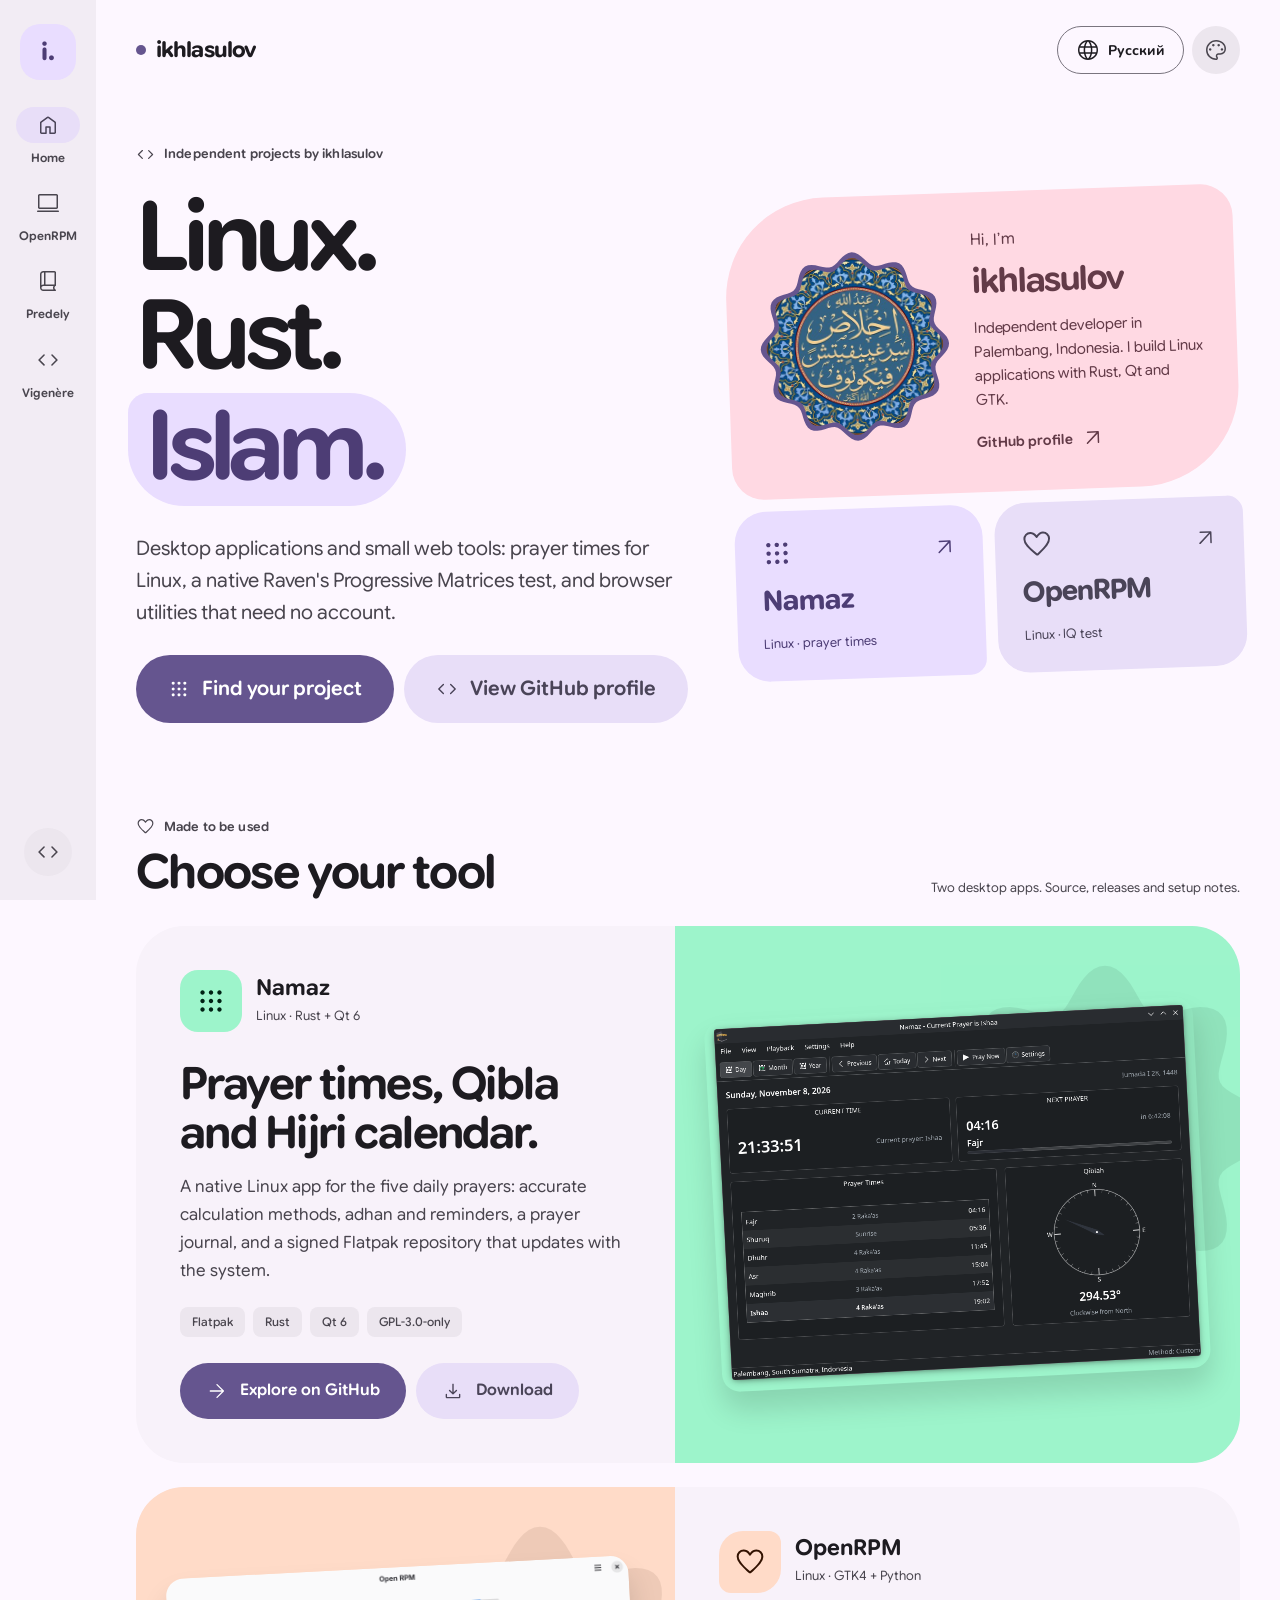
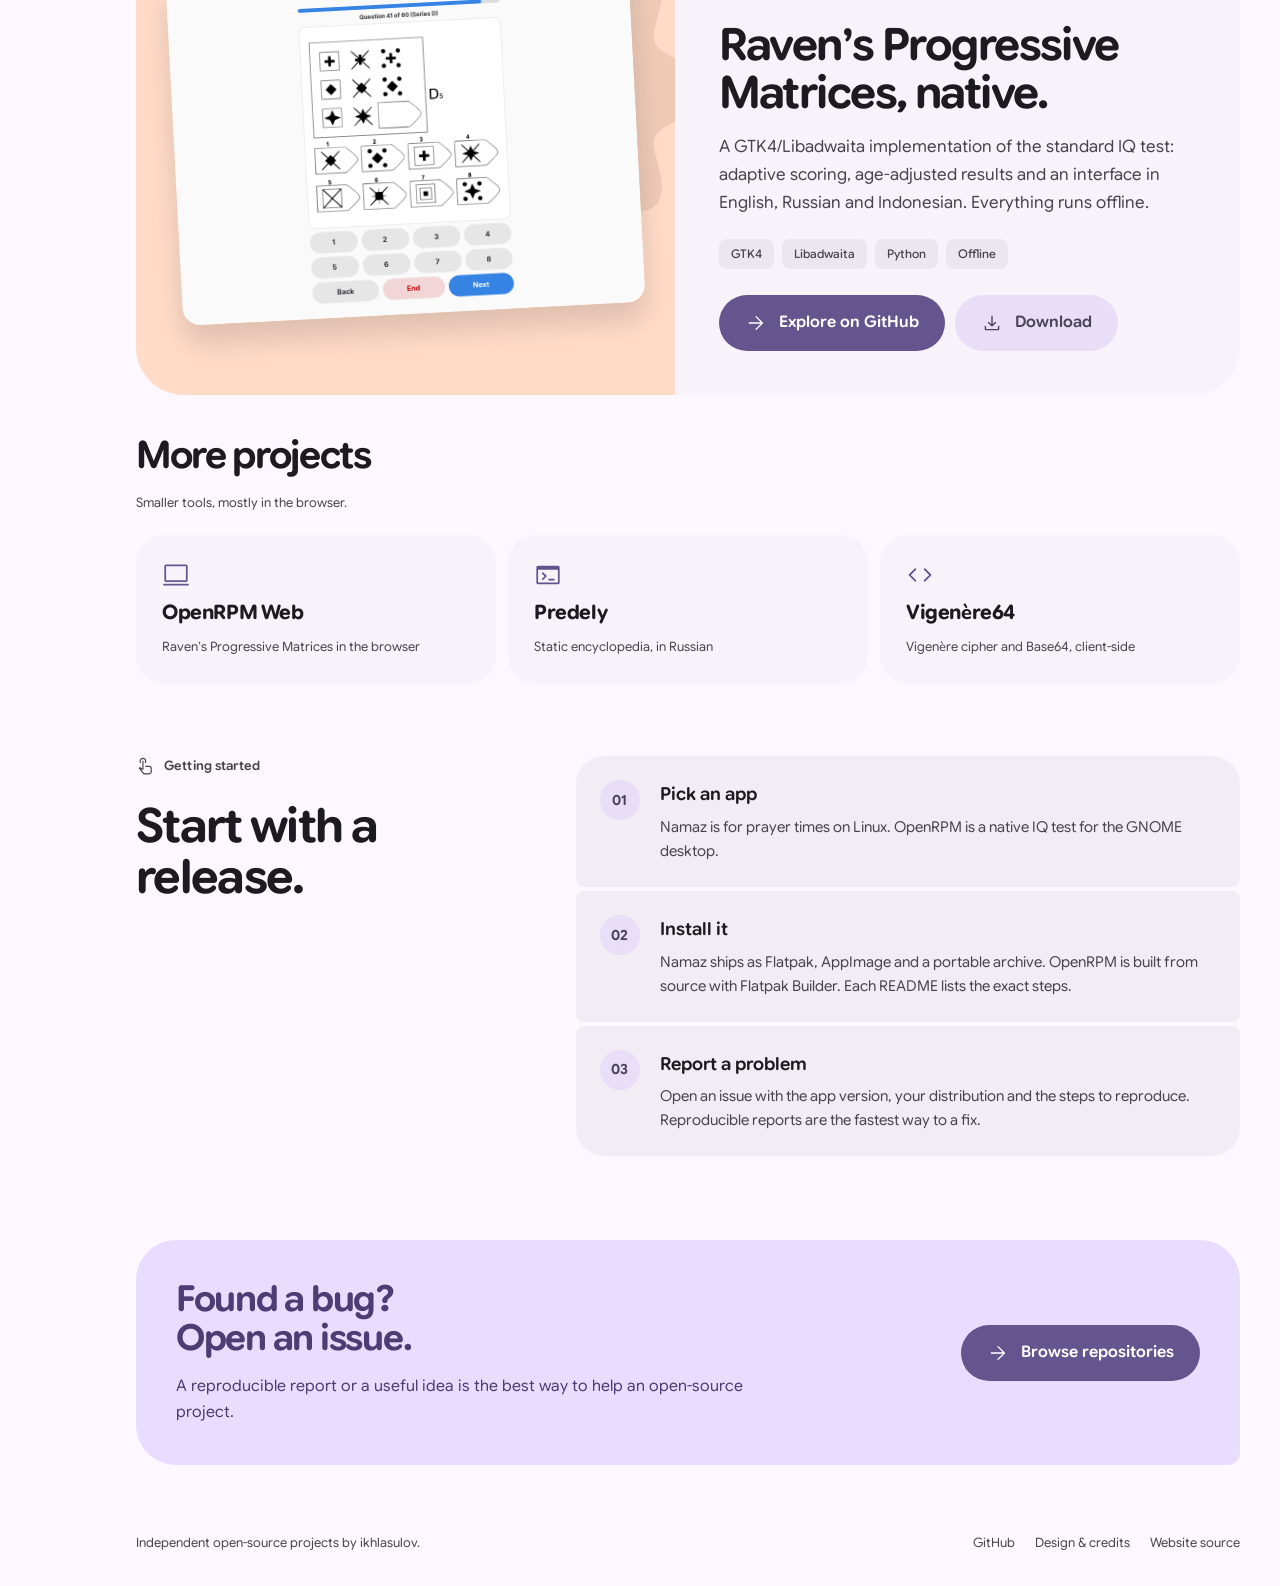
<file: index.html>
<!doctype html>
<html lang="en">
<head>
<meta charset="utf-8">
<meta name="viewport" content="width=device-width, initial-scale=1">
<title>ikhlasulov — Linux apps and open-source tools</title>
<script>(()=>{try{const m=localStorage.getItem('ikhlasulov-md3-mode'),p=localStorage.getItem('ikhlasulov-md3-palette');document.documentElement.dataset.mode=['light','dark','auto'].includes(m)?m:'auto';document.documentElement.dataset.palette=['lavender','mint','sky','rose'].includes(p)?p:'lavender'}catch{}})();</script>
<meta name="description" content="Open-source projects by ikhlasulov: Namaz prayer times for Linux, OpenRPM Raven's Progressive Matrices test, and small browser tools. Built in Palembang, Indonesia.">
<meta name="robots" content="index,follow">
<meta name="theme-color" content="#65558f">
<link rel="canonical" href="https://ikhlasulov.github.io/">
<link rel="alternate" hreflang="en" href="https://ikhlasulov.github.io/">
<link rel="alternate" hreflang="ru" href="https://ikhlasulov.github.io/ru/">
<link rel="alternate" hreflang="x-default" href="https://ikhlasulov.github.io/">
<meta property="og:type" content="website">
<meta property="og:site_name" content="ikhlasulov">
<meta property="og:title" content="ikhlasulov — Linux apps and open-source tools">
<meta property="og:description" content="Open-source projects by ikhlasulov: Namaz prayer times for Linux, OpenRPM Raven's Progressive Matrices test, and small browser tools.">
<meta property="og:url" content="https://ikhlasulov.github.io/">
<meta property="og:image" content="https://ikhlasulov.github.io/assets/avatar.jpg">
<meta property="og:locale" content="en_US">
<meta name="twitter:card" content="summary">
<meta name="twitter:title" content="ikhlasulov — Linux apps and open-source tools">
<meta name="twitter:description" content="Open-source projects by ikhlasulov: Namaz prayer times for Linux, OpenRPM Raven's Progressive Matrices test, and small browser tools.">
<meta name="twitter:image" content="https://ikhlasulov.github.io/assets/avatar.jpg">
<link rel="icon" href="/assets/favicon.svg" type="image/svg+xml">
<link rel="preload" href="/assets/fonts/GoogleSansFlex-subset.woff2" as="font" type="font/woff2" crossorigin>
<link rel="stylesheet" href="/assets/tokens.css">
<link rel="stylesheet" href="/assets/style.css">
<script src="/assets/site.js" defer></script>
<script type="application/ld+json">{"@context":"https://schema.org","@type":"WebSite","name":"ikhlasulov projects","url":"https://ikhlasulov.github.io/","inLanguage":"en","description":"Open-source projects by ikhlasulov: Namaz prayer times for Linux, OpenRPM Raven's Progressive Matrices test, and small browser tools."}</script>
</head>
<body>
<a class="skip" href="#main">Skip to content</a>
<aside class="rail">
<a class="rail-mark state-layer" href="/" aria-label="ikhlasulov — Home">i.</a>
<nav aria-label="Main navigation">
<a class="rail-item" href="/" aria-current="page"><span class="nav-indicator state-layer"><svg class="icon" aria-hidden="true" focusable="false"><use href="/assets/icons.svg#home"></use></svg></span><span>Home</span></a>
<a class="rail-item" href="https://ikhlasulov.github.io/openrpm-web/"><span class="nav-indicator state-layer"><svg class="icon" aria-hidden="true" focusable="false"><use href="/assets/icons.svg#computer"></use></svg></span><span>OpenRPM</span></a>
<a class="rail-item" href="https://ikhlasulov.github.io/predely/"><span class="nav-indicator state-layer"><svg class="icon" aria-hidden="true" focusable="false"><use href="/assets/icons.svg#book_2"></use></svg></span><span>Predely</span></a>
<a class="rail-item" href="https://ikhlasulov.github.io/vigenere64/"><span class="nav-indicator state-layer"><svg class="icon" aria-hidden="true" focusable="false"><use href="/assets/icons.svg#code"></use></svg></span><span>Vigenère</span></a></nav>
<a class="rail-bottom icon-button state-layer" href="https://github.com/ikhlasulov" aria-label="GitHub"><svg class="icon" aria-hidden="true" focusable="false"><use href="/assets/icons.svg#code"></use></svg></a>
</aside>
<div class="site"><div class="wrap" id="top">
<header class="top">
<a class="brand" href="/"><span class="brand-dot" aria-hidden="true"></span>ikhlasulov</a>
<div class="top-actions">
<a class="language state-layer" lang="ru" hreflang="ru" href="/ru/"><svg class="icon" aria-hidden="true" focusable="false"><use href="/assets/icons.svg#language"></use></svg>Русский</a>
<button class="icon-button state-layer" type="button" data-js data-open-appearance aria-label="Appearance" title="Appearance"><svg class="icon" aria-hidden="true" focusable="false"><use href="/assets/icons.svg#palette"></use></svg></button>
</div>
</header>
<main id="main">

<section class="hero">
<div>
<div class="eyebrow"><svg class="icon" aria-hidden="true" focusable="false"><use href="/assets/icons.svg#code"></use></svg>Independent projects by ikhlasulov</div>
<h1>Linux.<br>Rust.<br><span>Islam.</span></h1>
<p class="lead">Desktop applications and small web tools: prayer times for Linux, a native Raven's Progressive Matrices test, and browser utilities that need no account.</p>
<div class="actions">
<a class="button state-layer large" href="#projects"><svg class="icon" aria-hidden="true" focusable="false"><use href="/assets/icons.svg#apps"></use></svg><span>Find your project</span></a>
<a class="button state-layer secondary large" href="https://github.com/ikhlasulov"><svg class="icon" aria-hidden="true" focusable="false"><use href="/assets/icons.svg#code"></use></svg><span>View GitHub profile</span></a>
</div>
</div>
<div class="hero-art">
<div class="identity-card">
<svg class="avatar-bloom" viewBox="0 0 240 240" role="img" aria-label="GitHub avatar: ikhlasulov"><defs><clipPath id="avatar-clip"><path d="M120.00 8.00 L123.89 8.65 L127.66 10.49 L131.22 13.23 L134.55 16.44 L137.70 19.63 L140.76 22.34 L143.88 24.23 L147.21 25.12 L150.85 25.04 L154.86 24.23 L159.18 23.04 L163.67 21.92 L168.12 21.33 L172.31 21.62 L176.00 23.01 L179.04 25.51 L181.39 28.99 L183.10 33.15 L184.38 37.59 L185.51 41.92 L186.81 45.80 L188.57 49.00 L191.00 51.43 L194.20 53.19 L198.08 54.49 L202.41 55.62 L206.85 56.90 L211.01 58.61 L214.49 60.96 L216.99 64.00 L218.38 67.69 L218.67 71.88 L218.08 76.33 L216.96 80.82 L215.77 85.14 L214.96 89.15 L214.88 92.79 L215.77 96.12 L217.66 99.24 L220.37 102.30 L223.56 105.45 L226.77 108.78 L229.51 112.34 L231.35 116.11 L232.00 120.00 L231.35 123.89 L229.51 127.66 L226.77 131.22 L223.56 134.55 L220.37 137.70 L217.66 140.76 L215.77 143.88 L214.88 147.21 L214.96 150.85 L215.77 154.86 L216.96 159.18 L218.08 163.67 L218.67 168.12 L218.38 172.31 L216.99 176.00 L214.49 179.04 L211.01 181.39 L206.85 183.10 L202.41 184.38 L198.08 185.51 L194.20 186.81 L191.00 188.57 L188.57 191.00 L186.81 194.20 L185.51 198.08 L184.38 202.41 L183.10 206.85 L181.39 211.01 L179.04 214.49 L176.00 216.99 L172.31 218.38 L168.12 218.67 L163.67 218.08 L159.18 216.96 L154.86 215.77 L150.85 214.96 L147.21 214.88 L143.88 215.77 L140.76 217.66 L137.70 220.37 L134.55 223.56 L131.22 226.77 L127.66 229.51 L123.89 231.35 L120.00 232.00 L116.11 231.35 L112.34 229.51 L108.78 226.77 L105.45 223.56 L102.30 220.37 L99.24 217.66 L96.12 215.77 L92.79 214.88 L89.15 214.96 L85.14 215.77 L80.82 216.96 L76.33 218.08 L71.88 218.67 L67.69 218.38 L64.00 216.99 L60.96 214.49 L58.61 211.01 L56.90 206.85 L55.62 202.41 L54.49 198.08 L53.19 194.20 L51.43 191.00 L49.00 188.57 L45.80 186.81 L41.92 185.51 L37.59 184.38 L33.15 183.10 L28.99 181.39 L25.51 179.04 L23.01 176.00 L21.62 172.31 L21.33 168.12 L21.92 163.67 L23.04 159.18 L24.23 154.86 L25.04 150.85 L25.12 147.21 L24.23 143.88 L22.34 140.76 L19.63 137.70 L16.44 134.55 L13.23 131.22 L10.49 127.66 L8.65 123.89 L8.00 120.00 L8.65 116.11 L10.49 112.34 L13.23 108.78 L16.44 105.45 L19.63 102.30 L22.34 99.24 L24.23 96.12 L25.12 92.79 L25.04 89.15 L24.23 85.14 L23.04 80.82 L21.92 76.33 L21.33 71.88 L21.62 67.69 L23.01 64.00 L25.51 60.96 L28.99 58.61 L33.15 56.90 L37.59 55.62 L41.92 54.49 L45.80 53.19 L49.00 51.43 L51.43 49.00 L53.19 45.80 L54.49 41.92 L55.62 37.59 L56.90 33.15 L58.61 28.99 L60.96 25.51 L64.00 23.01 L67.69 21.62 L71.88 21.33 L76.33 21.92 L80.82 23.04 L85.14 24.23 L89.15 25.04 L92.79 25.12 L96.12 24.23 L99.24 22.34 L102.30 19.63 L105.45 16.44 L108.78 13.23 L112.34 10.49 L116.11 8.65 Z"/></clipPath></defs><path d="M120.00 1.00 L124.13 1.69 L128.14 3.65 L131.92 6.56 L135.46 9.97 L138.80 13.36 L142.06 16.23 L145.37 18.24 L148.91 19.19 L152.78 19.11 L157.04 18.24 L161.62 16.98 L166.39 15.80 L171.13 15.17 L175.58 15.47 L179.50 16.94 L182.73 19.61 L185.22 23.30 L187.05 27.72 L188.41 32.44 L189.61 37.05 L190.98 41.16 L192.85 44.56 L195.44 47.15 L198.84 49.02 L202.95 50.39 L207.56 51.59 L212.28 52.95 L216.70 54.78 L220.39 57.27 L223.06 60.50 L224.53 64.42 L224.83 68.87 L224.20 73.61 L223.02 78.38 L221.76 82.96 L220.89 87.22 L220.81 91.09 L221.76 94.63 L223.77 97.94 L226.64 101.20 L230.03 104.54 L233.44 108.08 L236.35 111.86 L238.31 115.87 L239.00 120.00 L238.31 124.13 L236.35 128.14 L233.44 131.92 L230.03 135.46 L226.64 138.80 L223.77 142.06 L221.76 145.37 L220.81 148.91 L220.89 152.78 L221.76 157.04 L223.02 161.62 L224.20 166.39 L224.83 171.13 L224.53 175.58 L223.06 179.50 L220.39 182.73 L216.70 185.22 L212.28 187.05 L207.56 188.41 L202.95 189.61 L198.84 190.98 L195.44 192.85 L192.85 195.44 L190.98 198.84 L189.61 202.95 L188.41 207.56 L187.05 212.28 L185.22 216.70 L182.73 220.39 L179.50 223.06 L175.58 224.53 L171.13 224.83 L166.39 224.20 L161.62 223.02 L157.04 221.76 L152.78 220.89 L148.91 220.81 L145.37 221.76 L142.06 223.77 L138.80 226.64 L135.46 230.03 L131.92 233.44 L128.14 236.35 L124.13 238.31 L120.00 239.00 L115.87 238.31 L111.86 236.35 L108.08 233.44 L104.54 230.03 L101.20 226.64 L97.94 223.77 L94.63 221.76 L91.09 220.81 L87.22 220.89 L82.96 221.76 L78.38 223.02 L73.61 224.20 L68.87 224.83 L64.42 224.53 L60.50 223.06 L57.27 220.39 L54.78 216.70 L52.95 212.28 L51.59 207.56 L50.39 202.95 L49.02 198.84 L47.15 195.44 L44.56 192.85 L41.16 190.98 L37.05 189.61 L32.44 188.41 L27.72 187.05 L23.30 185.22 L19.61 182.73 L16.94 179.50 L15.47 175.58 L15.17 171.13 L15.80 166.39 L16.98 161.62 L18.24 157.04 L19.11 152.78 L19.19 148.91 L18.24 145.37 L16.23 142.06 L13.36 138.80 L9.97 135.46 L6.56 131.92 L3.65 128.14 L1.69 124.13 L1.00 120.00 L1.69 115.87 L3.65 111.86 L6.56 108.08 L9.97 104.54 L13.36 101.20 L16.23 97.94 L18.24 94.63 L19.19 91.09 L19.11 87.22 L18.24 82.96 L16.98 78.38 L15.80 73.61 L15.17 68.87 L15.47 64.42 L16.94 60.50 L19.61 57.27 L23.30 54.78 L27.72 52.95 L32.44 51.59 L37.05 50.39 L41.16 49.02 L44.56 47.15 L47.15 44.56 L49.02 41.16 L50.39 37.05 L51.59 32.44 L52.95 27.72 L54.78 23.30 L57.27 19.61 L60.50 16.94 L64.42 15.47 L68.87 15.17 L73.61 15.80 L78.38 16.98 L82.96 18.24 L87.22 19.11 L91.09 19.19 L94.63 18.24 L97.94 16.23 L101.20 13.36 L104.54 9.97 L108.08 6.56 L111.86 3.65 L115.87 1.69 Z" fill="var(--md-sys-color-primary)"/><image href="/assets/avatar.jpg" x="8" y="8" width="224" height="224" preserveAspectRatio="xMidYMid slice" clip-path="url(#avatar-clip)"/></svg>
<div class="identity-copy"><span>Hi, I’m</span><br><strong>ikhlasulov</strong><p>Independent developer in Palembang, Indonesia. I build Linux applications with Rust, Qt and GTK.</p><a class="mini-link" href="https://github.com/ikhlasulov">GitHub profile<svg class="icon" aria-hidden="true" focusable="false"><use href="/assets/icons.svg#arrow_outward"></use></svg></a></div>
</div>
<a class="hero-tile state-layer" href="#namaz"><span class="tile-icon"><svg class="icon" aria-hidden="true" focusable="false"><use href="/assets/icons.svg#apps"></use></svg><svg class="icon" aria-hidden="true" focusable="false"><use href="/assets/icons.svg#arrow_outward"></use></svg></span><strong>Namaz</strong><small>Linux · prayer times</small></a>
<a class="hero-tile state-layer" href="#openrpm"><span class="tile-icon"><svg class="icon" aria-hidden="true" focusable="false"><use href="/assets/icons.svg#favorite"></use></svg><svg class="icon" aria-hidden="true" focusable="false"><use href="/assets/icons.svg#arrow_outward"></use></svg></span><strong>OpenRPM</strong><small>Linux · IQ test</small></a>
</div>
</section>

<section id="projects">
<div class="section-title reveal">
<div>
<div class="eyebrow"><svg class="icon" aria-hidden="true" focusable="false"><use href="/assets/icons.svg#favorite"></use></svg>Made to be used</div>
<h2>Choose your tool</h2>
</div>
<p class="small">Two desktop apps. Source, releases and setup notes.</p>
</div>

<article class="project namaz reveal" id="namaz">
<div class="project-copy">
<div class="project-top"><span class="app-icon"><svg class="icon" aria-hidden="true" focusable="false"><use href="/assets/icons.svg#apps"></use></svg></span><div><div class="project-name">Namaz</div><span class="small">Linux · Rust + Qt 6</span></div></div>
<h2>Prayer times, Qibla and Hijri calendar.</h2>
<p class="lead">A native Linux app for the five daily prayers: accurate calculation methods, adhan and reminders, a prayer journal, and a signed Flatpak repository that updates with the system.</p>
<div class="tags"><span>Flatpak</span><span>Rust</span><span>Qt 6</span><span>GPL-3.0-only</span></div>
<div class="actions">
<a class="button state-layer" href="https://github.com/ikhlasulov/namaz"><svg class="icon" aria-hidden="true" focusable="false"><use href="/assets/icons.svg#arrow_forward"></use></svg><span>Explore on GitHub</span></a>
<a class="button state-layer secondary" href="https://github.com/ikhlasulov/namaz/releases/latest"><svg class="icon" aria-hidden="true" focusable="false"><use href="/assets/icons.svg#download"></use></svg><span>Download</span></a>
</div>
</div>
<div class="shot desktop namaz"><svg class="shape-decoration" viewBox="0 0 240 240" aria-hidden="true"><path d="M120.00 8.00 L123.89 8.59 L127.67 10.31 L131.24 13.04 L134.54 16.56 L137.52 20.64 L140.20 24.97 L142.63 29.25 L144.89 33.21 L147.10 36.60 L149.39 39.25 L151.90 41.05 L154.74 41.97 L158.00 42.08 L161.73 41.51 L165.92 40.46 L170.51 39.17 L175.38 37.90 L180.37 36.90 L185.31 36.41 L189.97 36.61 L194.17 37.63 L197.71 39.53 L200.47 42.29 L202.37 45.83 L203.39 50.03 L203.59 54.69 L203.10 59.63 L202.10 64.62 L200.83 69.49 L199.54 74.08 L198.49 78.27 L197.92 82.00 L198.03 85.26 L198.95 88.10 L200.75 90.61 L203.40 92.90 L206.79 95.11 L210.75 97.37 L215.03 99.80 L219.36 102.48 L223.44 105.46 L226.96 108.76 L229.69 112.33 L231.41 116.11 L232.00 120.00 L231.41 123.89 L229.69 127.67 L226.96 131.24 L223.44 134.54 L219.36 137.52 L215.03 140.20 L210.75 142.63 L206.79 144.89 L203.40 147.10 L200.75 149.39 L198.95 151.90 L198.03 154.74 L197.92 158.00 L198.49 161.73 L199.54 165.92 L200.83 170.51 L202.10 175.38 L203.10 180.37 L203.59 185.31 L203.39 189.97 L202.37 194.17 L200.47 197.71 L197.71 200.47 L194.17 202.37 L189.97 203.39 L185.31 203.59 L180.37 203.10 L175.38 202.10 L170.51 200.83 L165.92 199.54 L161.73 198.49 L158.00 197.92 L154.74 198.03 L151.90 198.95 L149.39 200.75 L147.10 203.40 L144.89 206.79 L142.63 210.75 L140.20 215.03 L137.52 219.36 L134.54 223.44 L131.24 226.96 L127.67 229.69 L123.89 231.41 L120.00 232.00 L116.11 231.41 L112.33 229.69 L108.76 226.96 L105.46 223.44 L102.48 219.36 L99.80 215.03 L97.37 210.75 L95.11 206.79 L92.90 203.40 L90.61 200.75 L88.10 198.95 L85.26 198.03 L82.00 197.92 L78.27 198.49 L74.08 199.54 L69.49 200.83 L64.62 202.10 L59.63 203.10 L54.69 203.59 L50.03 203.39 L45.83 202.37 L42.29 200.47 L39.53 197.71 L37.63 194.17 L36.61 189.97 L36.41 185.31 L36.90 180.37 L37.90 175.38 L39.17 170.51 L40.46 165.92 L41.51 161.73 L42.08 158.00 L41.97 154.74 L41.05 151.90 L39.25 149.39 L36.60 147.10 L33.21 144.89 L29.25 142.63 L24.97 140.20 L20.64 137.52 L16.56 134.54 L13.04 131.24 L10.31 127.67 L8.59 123.89 L8.00 120.00 L8.59 116.11 L10.31 112.33 L13.04 108.76 L16.56 105.46 L20.64 102.48 L24.97 99.80 L29.25 97.37 L33.21 95.11 L36.60 92.90 L39.25 90.61 L41.05 88.10 L41.97 85.26 L42.08 82.00 L41.51 78.27 L40.46 74.08 L39.17 69.49 L37.90 64.62 L36.90 59.63 L36.41 54.69 L36.61 50.03 L37.63 45.83 L39.53 42.29 L42.29 39.53 L45.83 37.63 L50.03 36.61 L54.69 36.41 L59.63 36.90 L64.62 37.90 L69.49 39.17 L74.08 40.46 L78.27 41.51 L82.00 42.08 L85.26 41.97 L88.10 41.05 L90.61 39.25 L92.90 36.60 L95.11 33.21 L97.37 29.25 L99.80 24.97 L102.48 20.64 L105.46 16.56 L108.76 13.04 L112.33 10.31 L116.11 8.59 Z"/></svg><img src="/assets/namaz-en.png" alt="Namaz day view with prayer times and the Qibla compass" width="960" height="728" loading="lazy" decoding="async"></div>
</article>

<article class="project openrpm reveal" id="openrpm">
<div class="project-copy">
<div class="project-top"><span class="app-icon"><svg class="icon" aria-hidden="true" focusable="false"><use href="/assets/icons.svg#favorite"></use></svg></span><div><div class="project-name">OpenRPM</div><span class="small">Linux · GTK4 + Python</span></div></div>
<h2>Raven’s Progressive Matrices, native.</h2>
<p class="lead">A GTK4/Libadwaita implementation of the standard IQ test: adaptive scoring, age-adjusted results and an interface in English, Russian and Indonesian. Everything runs offline.</p>
<div class="tags"><span>GTK4</span><span>Libadwaita</span><span>Python</span><span>Offline</span></div>
<div class="actions">
<a class="button state-layer" href="https://github.com/ikhlasulov/openrpm"><svg class="icon" aria-hidden="true" focusable="false"><use href="/assets/icons.svg#arrow_forward"></use></svg><span>Explore on GitHub</span></a>
<a class="button state-layer secondary" href="https://github.com/ikhlasulov/openrpm/releases/latest"><svg class="icon" aria-hidden="true" focusable="false"><use href="/assets/icons.svg#download"></use></svg><span>Download</span></a>
</div>
</div>
<div class="shot desktop openrpm"><svg class="shape-decoration" viewBox="0 0 240 240" aria-hidden="true"><path d="M120.00 8.00 L123.89 8.59 L127.67 10.31 L131.24 13.04 L134.54 16.56 L137.52 20.64 L140.20 24.97 L142.63 29.25 L144.89 33.21 L147.10 36.60 L149.39 39.25 L151.90 41.05 L154.74 41.97 L158.00 42.08 L161.73 41.51 L165.92 40.46 L170.51 39.17 L175.38 37.90 L180.37 36.90 L185.31 36.41 L189.97 36.61 L194.17 37.63 L197.71 39.53 L200.47 42.29 L202.37 45.83 L203.39 50.03 L203.59 54.69 L203.10 59.63 L202.10 64.62 L200.83 69.49 L199.54 74.08 L198.49 78.27 L197.92 82.00 L198.03 85.26 L198.95 88.10 L200.75 90.61 L203.40 92.90 L206.79 95.11 L210.75 97.37 L215.03 99.80 L219.36 102.48 L223.44 105.46 L226.96 108.76 L229.69 112.33 L231.41 116.11 L232.00 120.00 L231.41 123.89 L229.69 127.67 L226.96 131.24 L223.44 134.54 L219.36 137.52 L215.03 140.20 L210.75 142.63 L206.79 144.89 L203.40 147.10 L200.75 149.39 L198.95 151.90 L198.03 154.74 L197.92 158.00 L198.49 161.73 L199.54 165.92 L200.83 170.51 L202.10 175.38 L203.10 180.37 L203.59 185.31 L203.39 189.97 L202.37 194.17 L200.47 197.71 L197.71 200.47 L194.17 202.37 L189.97 203.39 L185.31 203.59 L180.37 203.10 L175.38 202.10 L170.51 200.83 L165.92 199.54 L161.73 198.49 L158.00 197.92 L154.74 198.03 L151.90 198.95 L149.39 200.75 L147.10 203.40 L144.89 206.79 L142.63 210.75 L140.20 215.03 L137.52 219.36 L134.54 223.44 L131.24 226.96 L127.67 229.69 L123.89 231.41 L120.00 232.00 L116.11 231.41 L112.33 229.69 L108.76 226.96 L105.46 223.44 L102.48 219.36 L99.80 215.03 L97.37 210.75 L95.11 206.79 L92.90 203.40 L90.61 200.75 L88.10 198.95 L85.26 198.03 L82.00 197.92 L78.27 198.49 L74.08 199.54 L69.49 200.83 L64.62 202.10 L59.63 203.10 L54.69 203.59 L50.03 203.39 L45.83 202.37 L42.29 200.47 L39.53 197.71 L37.63 194.17 L36.61 189.97 L36.41 185.31 L36.90 180.37 L37.90 175.38 L39.17 170.51 L40.46 165.92 L41.51 161.73 L42.08 158.00 L41.97 154.74 L41.05 151.90 L39.25 149.39 L36.60 147.10 L33.21 144.89 L29.25 142.63 L24.97 140.20 L20.64 137.52 L16.56 134.54 L13.04 131.24 L10.31 127.67 L8.59 123.89 L8.00 120.00 L8.59 116.11 L10.31 112.33 L13.04 108.76 L16.56 105.46 L20.64 102.48 L24.97 99.80 L29.25 97.37 L33.21 95.11 L36.60 92.90 L39.25 90.61 L41.05 88.10 L41.97 85.26 L42.08 82.00 L41.51 78.27 L40.46 74.08 L39.17 69.49 L37.90 64.62 L36.90 59.63 L36.41 54.69 L36.61 50.03 L37.63 45.83 L39.53 42.29 L42.29 39.53 L45.83 37.63 L50.03 36.61 L54.69 36.41 L59.63 36.90 L64.62 37.90 L69.49 39.17 L74.08 40.46 L78.27 41.51 L82.00 42.08 L85.26 41.97 L88.10 41.05 L90.61 39.25 L92.90 36.60 L95.11 33.21 L97.37 29.25 L99.80 24.97 L102.48 20.64 L105.46 16.56 L108.76 13.04 L112.33 10.31 L116.11 8.59 Z"/></svg><img src="/assets/openrpm-en.png" alt="OpenRPM test screen with progressive matrices" width="960" height="720" loading="lazy" decoding="async"></div>
</article>

<div class="more reveal">
<h2>More projects</h2>
<p class="small">Smaller tools, mostly in the browser.</p>
<div class="more-grid">
<a class="more-card state-layer" href="https://github.com/ikhlasulov/openrpm-web"><svg class="icon" aria-hidden="true" focusable="false"><use href="/assets/icons.svg#computer"></use></svg><strong>OpenRPM Web</strong><span>Raven’s Progressive Matrices in the browser</span></a>
<a class="more-card state-layer" href="https://github.com/ikhlasulov/predely"><svg class="icon" aria-hidden="true" focusable="false"><use href="/assets/icons.svg#terminal"></use></svg><strong>Predely</strong><span>Static encyclopedia, in Russian</span></a>
<a class="more-card state-layer" href="https://github.com/ikhlasulov/vigenere64"><svg class="icon" aria-hidden="true" focusable="false"><use href="/assets/icons.svg#code"></use></svg><strong>Vigenère64</strong><span>Vigenère cipher and Base64, client-side</span></a>
</div>
</div>
</section>

<section class="start-section reveal">
<div>
<div class="eyebrow"><svg class="icon" aria-hidden="true" focusable="false"><use href="/assets/icons.svg#touch_app"></use></svg>Getting started</div>
<h2>Start with a release.</h2>
</div>
<ol class="start-list">
<li><span class="step-number" aria-hidden="true"></span><div><strong>Pick an app</strong><p>Namaz is for prayer times on Linux. OpenRPM is a native IQ test for the GNOME desktop.</p></div></li>
<li><span class="step-number" aria-hidden="true"></span><div><strong>Install it</strong><p>Namaz ships as Flatpak, AppImage and a portable archive. OpenRPM is built from source with Flatpak Builder. Each README lists the exact steps.</p></div></li>
<li><span class="step-number" aria-hidden="true"></span><div><strong>Report a problem</strong><p>Open an issue with the app version, your distribution and the steps to reproduce. Reproducible reports are the fastest way to a fix.</p></div></li>
</ol>
</section>

<section class="closing reveal">
<div><h2>Found a bug?<br>Open an issue.</h2><p>A reproducible report or a useful idea is the best way to help an open-source project.</p></div>
<div class="actions"><a class="button state-layer" href="https://github.com/ikhlasulov?tab=repositories"><svg class="icon" aria-hidden="true" focusable="false"><use href="/assets/icons.svg#arrow_forward"></use></svg><span>Browse repositories</span></a></div>
</section>
</main>
<footer class="footer"><span>Independent open-source projects by ikhlasulov.</span><div class="footer-links"><a href="https://github.com/ikhlasulov">GitHub</a><a href="/docs/design.md">Design &amp; credits</a><a href="https://github.com/ikhlasulov/ikhlasulov.github.io">Website source</a></div></footer>
</div></div>
<dialog id="appearance" aria-labelledby="appearance-title">
<div class="dialog-top"><h2 id="appearance-title">Appearance</h2><button class="icon-button state-layer" type="button" data-close-appearance aria-label="Close appearance settings"><svg class="icon" aria-hidden="true" focusable="false"><use href="/assets/icons.svg#close"></use></svg></button></div>
<fieldset><legend>Theme</legend><div class="segmented"><button class="state-layer" type="button" data-set-mode="auto" aria-pressed="false"><svg class="icon" aria-hidden="true" focusable="false"><use href="/assets/icons.svg#settings_brightness"></use></svg><span>System</span></button><button class="state-layer" type="button" data-set-mode="light" aria-pressed="false"><svg class="icon" aria-hidden="true" focusable="false"><use href="/assets/icons.svg#light_mode"></use></svg><span>Light</span></button><button class="state-layer" type="button" data-set-mode="dark" aria-pressed="false"><svg class="icon" aria-hidden="true" focusable="false"><use href="/assets/icons.svg#dark_mode"></use></svg><span>Dark</span></button></div></fieldset>
<fieldset><legend>Accent color</legend><div class="swatches"><button type="button" data-set-palette="lavender" aria-label="Lavender" title="Lavender" aria-pressed="false" style="--swatch:#6750A4"><svg class="icon" aria-hidden="true" focusable="false"><use href="/assets/icons.svg#check"></use></svg></button><button type="button" data-set-palette="mint" aria-label="Mint" title="Mint" aria-pressed="false" style="--swatch:#006C4C"><svg class="icon" aria-hidden="true" focusable="false"><use href="/assets/icons.svg#check"></use></svg></button><button type="button" data-set-palette="sky" aria-label="Sky" title="Sky" aria-pressed="false" style="--swatch:#00639B"><svg class="icon" aria-hidden="true" focusable="false"><use href="/assets/icons.svg#check"></use></svg></button><button type="button" data-set-palette="rose" aria-label="Rose" title="Rose" aria-pressed="false" style="--swatch:#984061"><svg class="icon" aria-hidden="true" focusable="false"><use href="/assets/icons.svg#check"></use></svg></button></div></fieldset>
<p class="dialog-help">Your choices stay in this browser.</p>
</dialog>
</body>
</html>
</file>
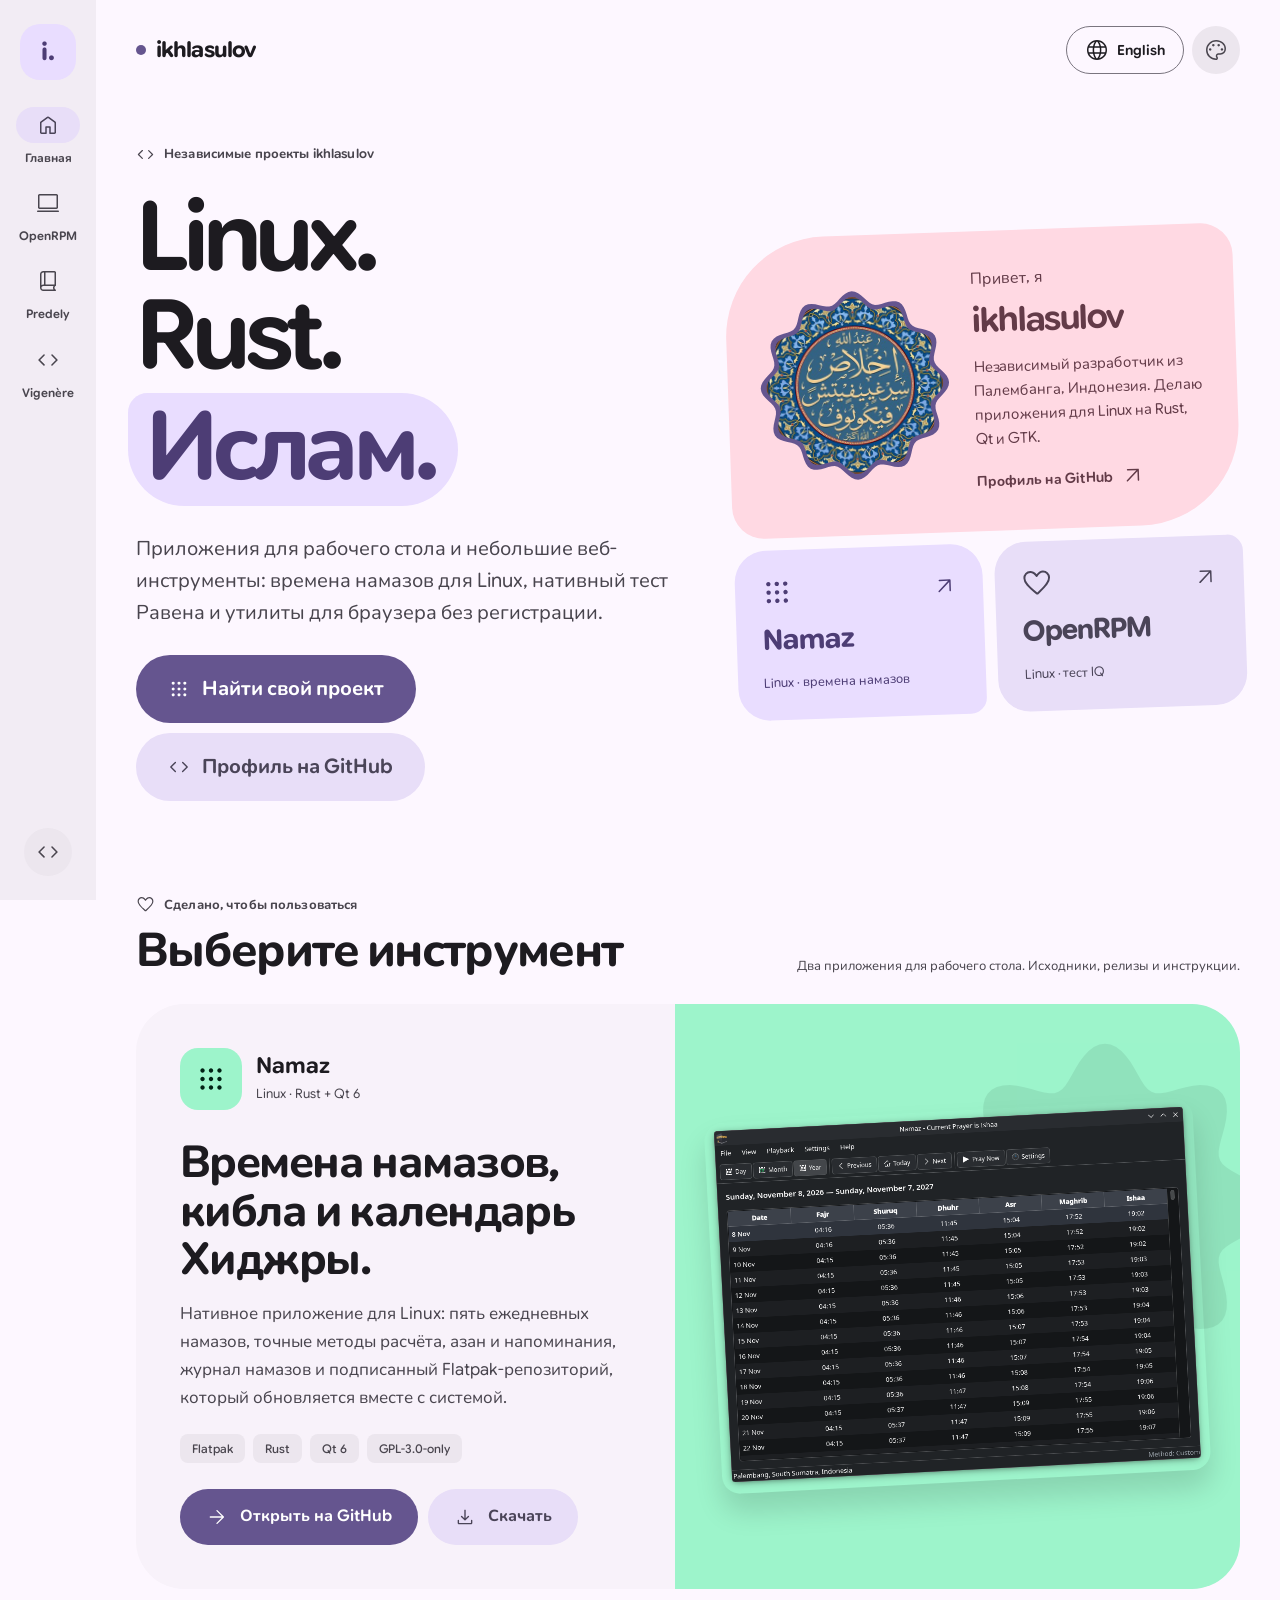
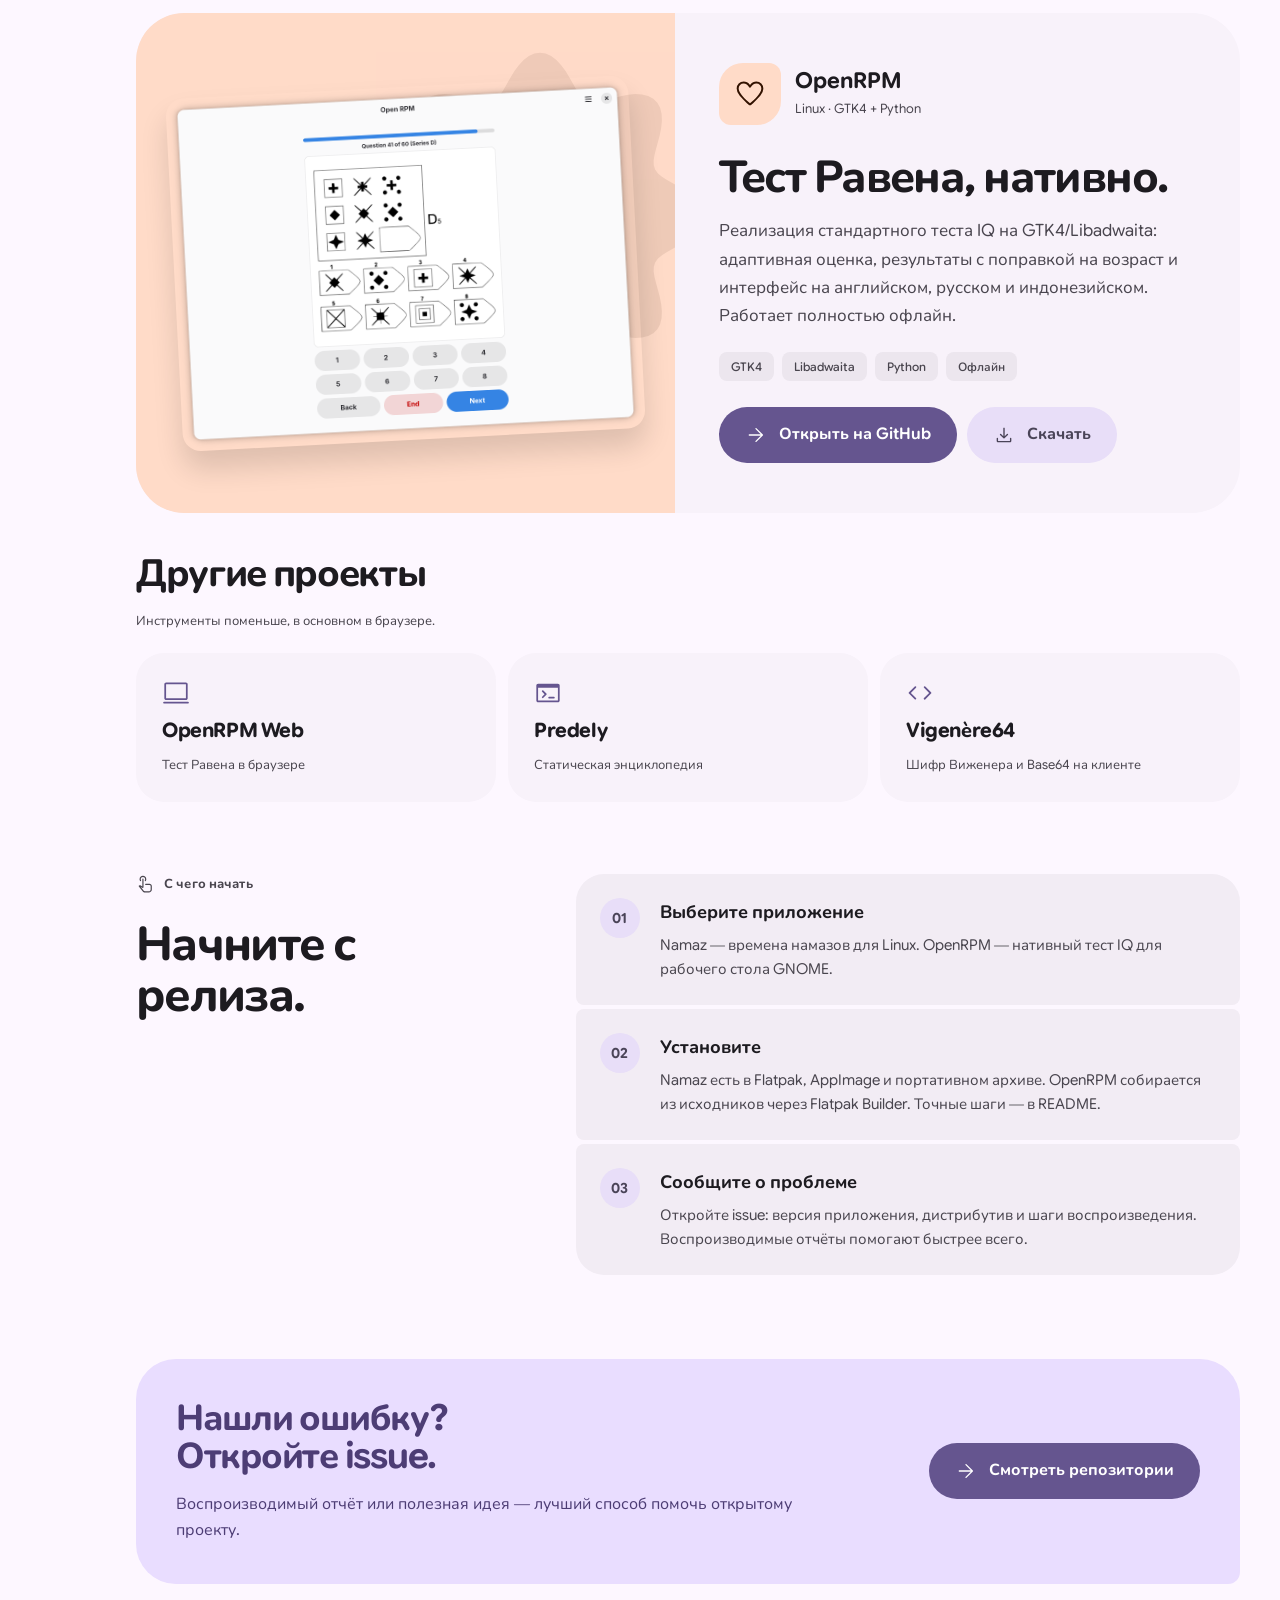
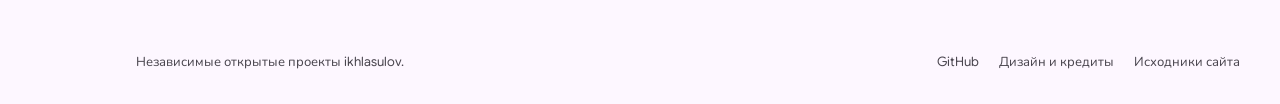
<file: ru/index.html>
<!doctype html>
<html lang="ru">
<head>
<meta charset="utf-8">
<meta name="viewport" content="width=device-width, initial-scale=1">
<title>ikhlasulov — приложения для Linux и открытый код</title>
<script>(()=>{try{const m=localStorage.getItem('ikhlasulov-md3-mode'),p=localStorage.getItem('ikhlasulov-md3-palette');document.documentElement.dataset.mode=['light','dark','auto'].includes(m)?m:'auto';document.documentElement.dataset.palette=['lavender','mint','sky','rose'].includes(p)?p:'lavender'}catch{}})();</script>
<meta name="description" content="Открытые проекты ikhlasulov: Namaz — времена намазов для Linux, OpenRPM — тест Равена и небольшие инструменты для браузера. Палембанг, Индонезия.">
<meta name="robots" content="index,follow">
<meta name="theme-color" content="#65558f">
<link rel="canonical" href="https://ikhlasulov.github.io/ru/">
<link rel="alternate" hreflang="en" href="https://ikhlasulov.github.io/">
<link rel="alternate" hreflang="ru" href="https://ikhlasulov.github.io/ru/">
<link rel="alternate" hreflang="x-default" href="https://ikhlasulov.github.io/">
<meta property="og:type" content="website">
<meta property="og:site_name" content="ikhlasulov">
<meta property="og:title" content="ikhlasulov — приложения для Linux и открытый код">
<meta property="og:description" content="Открытые проекты ikhlasulov: Namaz — времена намазов для Linux, OpenRPM — тест Равена и небольшие инструменты для браузера.">
<meta property="og:url" content="https://ikhlasulov.github.io/ru/">
<meta property="og:image" content="https://ikhlasulov.github.io/assets/avatar.jpg">
<meta property="og:locale" content="ru_RU">
<meta name="twitter:card" content="summary">
<meta name="twitter:title" content="ikhlasulov — приложения для Linux и открытый код">
<meta name="twitter:description" content="Открытые проекты ikhlasulov: Namaz — времена намазов для Linux, OpenRPM — тест Равена и небольшие инструменты для браузера.">
<meta name="twitter:image" content="https://ikhlasulov.github.io/assets/avatar.jpg">
<link rel="icon" href="/assets/favicon.svg" type="image/svg+xml">
<link rel="preload" href="/assets/fonts/GoogleSansFlex-subset.woff2" as="font" type="font/woff2" crossorigin>
<link rel="stylesheet" href="/assets/tokens.css">
<link rel="stylesheet" href="/assets/style.css">
<script src="/assets/site.js" defer></script>
<script type="application/ld+json">{"@context":"https://schema.org","@type":"WebSite","name":"ikhlasulov projects","url":"https://ikhlasulov.github.io/ru/","inLanguage":"ru","description":"Открытые проекты ikhlasulov: Namaz — времена намазов для Linux, OpenRPM — тест Равена и небольшие инструменты для браузера."}</script>
</head>
<body>
<a class="skip" href="#main">К содержанию</a>
<aside class="rail">
<a class="rail-mark state-layer" href="/ru/" aria-label="ikhlasulov — главная">i.</a>
<nav aria-label="Основная навигация">
<a class="rail-item" href="/ru/" aria-current="page"><span class="nav-indicator state-layer"><svg class="icon" aria-hidden="true" focusable="false"><use href="/assets/icons.svg#home"></use></svg></span><span>Главная</span></a>
<a class="rail-item" href="https://ikhlasulov.github.io/openrpm-web/"><span class="nav-indicator state-layer"><svg class="icon" aria-hidden="true" focusable="false"><use href="/assets/icons.svg#computer"></use></svg></span><span>OpenRPM</span></a>
<a class="rail-item" href="https://ikhlasulov.github.io/predely/"><span class="nav-indicator state-layer"><svg class="icon" aria-hidden="true" focusable="false"><use href="/assets/icons.svg#book_2"></use></svg></span><span>Predely</span></a>
<a class="rail-item" href="https://ikhlasulov.github.io/vigenere64/"><span class="nav-indicator state-layer"><svg class="icon" aria-hidden="true" focusable="false"><use href="/assets/icons.svg#code"></use></svg></span><span>Vigenère</span></a></nav>
<a class="rail-bottom icon-button state-layer" href="https://github.com/ikhlasulov" aria-label="GitHub"><svg class="icon" aria-hidden="true" focusable="false"><use href="/assets/icons.svg#code"></use></svg></a>
</aside>
<div class="site"><div class="wrap" id="top">
<header class="top">
<a class="brand" href="/ru/"><span class="brand-dot" aria-hidden="true"></span>ikhlasulov</a>
<div class="top-actions">
<a class="language state-layer" lang="en" hreflang="en" href="/"><svg class="icon" aria-hidden="true" focusable="false"><use href="/assets/icons.svg#language"></use></svg>English</a>
<button class="icon-button state-layer" type="button" data-js data-open-appearance aria-label="Оформление" title="Оформление"><svg class="icon" aria-hidden="true" focusable="false"><use href="/assets/icons.svg#palette"></use></svg></button>
</div>
</header>
<main id="main">

<section class="hero">
<div>
<div class="eyebrow"><svg class="icon" aria-hidden="true" focusable="false"><use href="/assets/icons.svg#code"></use></svg>Независимые проекты ikhlasulov</div>
<h1>Linux.<br>Rust.<br><span>Ислам.</span></h1>
<p class="lead">Приложения для рабочего стола и небольшие веб-инструменты: времена намазов для Linux, нативный тест Равена и утилиты для браузера без регистрации.</p>
<div class="actions">
<a class="button state-layer large" href="#projects"><svg class="icon" aria-hidden="true" focusable="false"><use href="/assets/icons.svg#apps"></use></svg><span>Найти свой проект</span></a>
<a class="button state-layer secondary large" href="https://github.com/ikhlasulov"><svg class="icon" aria-hidden="true" focusable="false"><use href="/assets/icons.svg#code"></use></svg><span>Профиль на GitHub</span></a>
</div>
</div>
<div class="hero-art">
<div class="identity-card">
<svg class="avatar-bloom" viewBox="0 0 240 240" role="img" aria-label="GitHub avatar: ikhlasulov"><defs><clipPath id="avatar-clip"><path d="M120.00 8.00 L123.89 8.65 L127.66 10.49 L131.22 13.23 L134.55 16.44 L137.70 19.63 L140.76 22.34 L143.88 24.23 L147.21 25.12 L150.85 25.04 L154.86 24.23 L159.18 23.04 L163.67 21.92 L168.12 21.33 L172.31 21.62 L176.00 23.01 L179.04 25.51 L181.39 28.99 L183.10 33.15 L184.38 37.59 L185.51 41.92 L186.81 45.80 L188.57 49.00 L191.00 51.43 L194.20 53.19 L198.08 54.49 L202.41 55.62 L206.85 56.90 L211.01 58.61 L214.49 60.96 L216.99 64.00 L218.38 67.69 L218.67 71.88 L218.08 76.33 L216.96 80.82 L215.77 85.14 L214.96 89.15 L214.88 92.79 L215.77 96.12 L217.66 99.24 L220.37 102.30 L223.56 105.45 L226.77 108.78 L229.51 112.34 L231.35 116.11 L232.00 120.00 L231.35 123.89 L229.51 127.66 L226.77 131.22 L223.56 134.55 L220.37 137.70 L217.66 140.76 L215.77 143.88 L214.88 147.21 L214.96 150.85 L215.77 154.86 L216.96 159.18 L218.08 163.67 L218.67 168.12 L218.38 172.31 L216.99 176.00 L214.49 179.04 L211.01 181.39 L206.85 183.10 L202.41 184.38 L198.08 185.51 L194.20 186.81 L191.00 188.57 L188.57 191.00 L186.81 194.20 L185.51 198.08 L184.38 202.41 L183.10 206.85 L181.39 211.01 L179.04 214.49 L176.00 216.99 L172.31 218.38 L168.12 218.67 L163.67 218.08 L159.18 216.96 L154.86 215.77 L150.85 214.96 L147.21 214.88 L143.88 215.77 L140.76 217.66 L137.70 220.37 L134.55 223.56 L131.22 226.77 L127.66 229.51 L123.89 231.35 L120.00 232.00 L116.11 231.35 L112.34 229.51 L108.78 226.77 L105.45 223.56 L102.30 220.37 L99.24 217.66 L96.12 215.77 L92.79 214.88 L89.15 214.96 L85.14 215.77 L80.82 216.96 L76.33 218.08 L71.88 218.67 L67.69 218.38 L64.00 216.99 L60.96 214.49 L58.61 211.01 L56.90 206.85 L55.62 202.41 L54.49 198.08 L53.19 194.20 L51.43 191.00 L49.00 188.57 L45.80 186.81 L41.92 185.51 L37.59 184.38 L33.15 183.10 L28.99 181.39 L25.51 179.04 L23.01 176.00 L21.62 172.31 L21.33 168.12 L21.92 163.67 L23.04 159.18 L24.23 154.86 L25.04 150.85 L25.12 147.21 L24.23 143.88 L22.34 140.76 L19.63 137.70 L16.44 134.55 L13.23 131.22 L10.49 127.66 L8.65 123.89 L8.00 120.00 L8.65 116.11 L10.49 112.34 L13.23 108.78 L16.44 105.45 L19.63 102.30 L22.34 99.24 L24.23 96.12 L25.12 92.79 L25.04 89.15 L24.23 85.14 L23.04 80.82 L21.92 76.33 L21.33 71.88 L21.62 67.69 L23.01 64.00 L25.51 60.96 L28.99 58.61 L33.15 56.90 L37.59 55.62 L41.92 54.49 L45.80 53.19 L49.00 51.43 L51.43 49.00 L53.19 45.80 L54.49 41.92 L55.62 37.59 L56.90 33.15 L58.61 28.99 L60.96 25.51 L64.00 23.01 L67.69 21.62 L71.88 21.33 L76.33 21.92 L80.82 23.04 L85.14 24.23 L89.15 25.04 L92.79 25.12 L96.12 24.23 L99.24 22.34 L102.30 19.63 L105.45 16.44 L108.78 13.23 L112.34 10.49 L116.11 8.65 Z"/></clipPath></defs><path d="M120.00 1.00 L124.13 1.69 L128.14 3.65 L131.92 6.56 L135.46 9.97 L138.80 13.36 L142.06 16.23 L145.37 18.24 L148.91 19.19 L152.78 19.11 L157.04 18.24 L161.62 16.98 L166.39 15.80 L171.13 15.17 L175.58 15.47 L179.50 16.94 L182.73 19.61 L185.22 23.30 L187.05 27.72 L188.41 32.44 L189.61 37.05 L190.98 41.16 L192.85 44.56 L195.44 47.15 L198.84 49.02 L202.95 50.39 L207.56 51.59 L212.28 52.95 L216.70 54.78 L220.39 57.27 L223.06 60.50 L224.53 64.42 L224.83 68.87 L224.20 73.61 L223.02 78.38 L221.76 82.96 L220.89 87.22 L220.81 91.09 L221.76 94.63 L223.77 97.94 L226.64 101.20 L230.03 104.54 L233.44 108.08 L236.35 111.86 L238.31 115.87 L239.00 120.00 L238.31 124.13 L236.35 128.14 L233.44 131.92 L230.03 135.46 L226.64 138.80 L223.77 142.06 L221.76 145.37 L220.81 148.91 L220.89 152.78 L221.76 157.04 L223.02 161.62 L224.20 166.39 L224.83 171.13 L224.53 175.58 L223.06 179.50 L220.39 182.73 L216.70 185.22 L212.28 187.05 L207.56 188.41 L202.95 189.61 L198.84 190.98 L195.44 192.85 L192.85 195.44 L190.98 198.84 L189.61 202.95 L188.41 207.56 L187.05 212.28 L185.22 216.70 L182.73 220.39 L179.50 223.06 L175.58 224.53 L171.13 224.83 L166.39 224.20 L161.62 223.02 L157.04 221.76 L152.78 220.89 L148.91 220.81 L145.37 221.76 L142.06 223.77 L138.80 226.64 L135.46 230.03 L131.92 233.44 L128.14 236.35 L124.13 238.31 L120.00 239.00 L115.87 238.31 L111.86 236.35 L108.08 233.44 L104.54 230.03 L101.20 226.64 L97.94 223.77 L94.63 221.76 L91.09 220.81 L87.22 220.89 L82.96 221.76 L78.38 223.02 L73.61 224.20 L68.87 224.83 L64.42 224.53 L60.50 223.06 L57.27 220.39 L54.78 216.70 L52.95 212.28 L51.59 207.56 L50.39 202.95 L49.02 198.84 L47.15 195.44 L44.56 192.85 L41.16 190.98 L37.05 189.61 L32.44 188.41 L27.72 187.05 L23.30 185.22 L19.61 182.73 L16.94 179.50 L15.47 175.58 L15.17 171.13 L15.80 166.39 L16.98 161.62 L18.24 157.04 L19.11 152.78 L19.19 148.91 L18.24 145.37 L16.23 142.06 L13.36 138.80 L9.97 135.46 L6.56 131.92 L3.65 128.14 L1.69 124.13 L1.00 120.00 L1.69 115.87 L3.65 111.86 L6.56 108.08 L9.97 104.54 L13.36 101.20 L16.23 97.94 L18.24 94.63 L19.19 91.09 L19.11 87.22 L18.24 82.96 L16.98 78.38 L15.80 73.61 L15.17 68.87 L15.47 64.42 L16.94 60.50 L19.61 57.27 L23.30 54.78 L27.72 52.95 L32.44 51.59 L37.05 50.39 L41.16 49.02 L44.56 47.15 L47.15 44.56 L49.02 41.16 L50.39 37.05 L51.59 32.44 L52.95 27.72 L54.78 23.30 L57.27 19.61 L60.50 16.94 L64.42 15.47 L68.87 15.17 L73.61 15.80 L78.38 16.98 L82.96 18.24 L87.22 19.11 L91.09 19.19 L94.63 18.24 L97.94 16.23 L101.20 13.36 L104.54 9.97 L108.08 6.56 L111.86 3.65 L115.87 1.69 Z" fill="var(--md-sys-color-primary)"/><image href="/assets/avatar.jpg" x="8" y="8" width="224" height="224" preserveAspectRatio="xMidYMid slice" clip-path="url(#avatar-clip)"/></svg>
<div class="identity-copy"><span>Привет, я</span><br><strong>ikhlasulov</strong><p>Независимый разработчик из Палембанга, Индонезия. Делаю приложения для Linux на Rust, Qt и GTK.</p><a class="mini-link" href="https://github.com/ikhlasulov">Профиль на GitHub<svg class="icon" aria-hidden="true" focusable="false"><use href="/assets/icons.svg#arrow_outward"></use></svg></a></div>
</div>
<a class="hero-tile state-layer" href="#namaz"><span class="tile-icon"><svg class="icon" aria-hidden="true" focusable="false"><use href="/assets/icons.svg#apps"></use></svg><svg class="icon" aria-hidden="true" focusable="false"><use href="/assets/icons.svg#arrow_outward"></use></svg></span><strong>Namaz</strong><small>Linux · времена намазов</small></a>
<a class="hero-tile state-layer" href="#openrpm"><span class="tile-icon"><svg class="icon" aria-hidden="true" focusable="false"><use href="/assets/icons.svg#favorite"></use></svg><svg class="icon" aria-hidden="true" focusable="false"><use href="/assets/icons.svg#arrow_outward"></use></svg></span><strong>OpenRPM</strong><small>Linux · тест IQ</small></a>
</div>
</section>

<section id="projects">
<div class="section-title reveal">
<div>
<div class="eyebrow"><svg class="icon" aria-hidden="true" focusable="false"><use href="/assets/icons.svg#favorite"></use></svg>Сделано, чтобы пользоваться</div>
<h2>Выберите инструмент</h2>
</div>
<p class="small">Два приложения для рабочего стола. Исходники, релизы и инструкции.</p>
</div>

<article class="project namaz reveal" id="namaz">
<div class="project-copy">
<div class="project-top"><span class="app-icon"><svg class="icon" aria-hidden="true" focusable="false"><use href="/assets/icons.svg#apps"></use></svg></span><div><div class="project-name">Namaz</div><span class="small">Linux · Rust + Qt 6</span></div></div>
<h2>Времена намазов, кибла и календарь Хиджры.</h2>
<p class="lead">Нативное приложение для Linux: пять ежедневных намазов, точные методы расчёта, азан и напоминания, журнал намазов и подписанный Flatpak-репозиторий, который обновляется вместе с системой.</p>
<div class="tags"><span>Flatpak</span><span>Rust</span><span>Qt 6</span><span>GPL-3.0-only</span></div>
<div class="actions">
<a class="button state-layer" href="https://github.com/ikhlasulov/namaz"><svg class="icon" aria-hidden="true" focusable="false"><use href="/assets/icons.svg#arrow_forward"></use></svg><span>Открыть на GitHub</span></a>
<a class="button state-layer secondary" href="https://github.com/ikhlasulov/namaz/releases/latest"><svg class="icon" aria-hidden="true" focusable="false"><use href="/assets/icons.svg#download"></use></svg><span>Скачать</span></a>
</div>
</div>
<div class="shot desktop namaz"><svg class="shape-decoration" viewBox="0 0 240 240" aria-hidden="true"><path d="M120.00 8.00 L123.89 8.59 L127.67 10.31 L131.24 13.04 L134.54 16.56 L137.52 20.64 L140.20 24.97 L142.63 29.25 L144.89 33.21 L147.10 36.60 L149.39 39.25 L151.90 41.05 L154.74 41.97 L158.00 42.08 L161.73 41.51 L165.92 40.46 L170.51 39.17 L175.38 37.90 L180.37 36.90 L185.31 36.41 L189.97 36.61 L194.17 37.63 L197.71 39.53 L200.47 42.29 L202.37 45.83 L203.39 50.03 L203.59 54.69 L203.10 59.63 L202.10 64.62 L200.83 69.49 L199.54 74.08 L198.49 78.27 L197.92 82.00 L198.03 85.26 L198.95 88.10 L200.75 90.61 L203.40 92.90 L206.79 95.11 L210.75 97.37 L215.03 99.80 L219.36 102.48 L223.44 105.46 L226.96 108.76 L229.69 112.33 L231.41 116.11 L232.00 120.00 L231.41 123.89 L229.69 127.67 L226.96 131.24 L223.44 134.54 L219.36 137.52 L215.03 140.20 L210.75 142.63 L206.79 144.89 L203.40 147.10 L200.75 149.39 L198.95 151.90 L198.03 154.74 L197.92 158.00 L198.49 161.73 L199.54 165.92 L200.83 170.51 L202.10 175.38 L203.10 180.37 L203.59 185.31 L203.39 189.97 L202.37 194.17 L200.47 197.71 L197.71 200.47 L194.17 202.37 L189.97 203.39 L185.31 203.59 L180.37 203.10 L175.38 202.10 L170.51 200.83 L165.92 199.54 L161.73 198.49 L158.00 197.92 L154.74 198.03 L151.90 198.95 L149.39 200.75 L147.10 203.40 L144.89 206.79 L142.63 210.75 L140.20 215.03 L137.52 219.36 L134.54 223.44 L131.24 226.96 L127.67 229.69 L123.89 231.41 L120.00 232.00 L116.11 231.41 L112.33 229.69 L108.76 226.96 L105.46 223.44 L102.48 219.36 L99.80 215.03 L97.37 210.75 L95.11 206.79 L92.90 203.40 L90.61 200.75 L88.10 198.95 L85.26 198.03 L82.00 197.92 L78.27 198.49 L74.08 199.54 L69.49 200.83 L64.62 202.10 L59.63 203.10 L54.69 203.59 L50.03 203.39 L45.83 202.37 L42.29 200.47 L39.53 197.71 L37.63 194.17 L36.61 189.97 L36.41 185.31 L36.90 180.37 L37.90 175.38 L39.17 170.51 L40.46 165.92 L41.51 161.73 L42.08 158.00 L41.97 154.74 L41.05 151.90 L39.25 149.39 L36.60 147.10 L33.21 144.89 L29.25 142.63 L24.97 140.20 L20.64 137.52 L16.56 134.54 L13.04 131.24 L10.31 127.67 L8.59 123.89 L8.00 120.00 L8.59 116.11 L10.31 112.33 L13.04 108.76 L16.56 105.46 L20.64 102.48 L24.97 99.80 L29.25 97.37 L33.21 95.11 L36.60 92.90 L39.25 90.61 L41.05 88.10 L41.97 85.26 L42.08 82.00 L41.51 78.27 L40.46 74.08 L39.17 69.49 L37.90 64.62 L36.90 59.63 L36.41 54.69 L36.61 50.03 L37.63 45.83 L39.53 42.29 L42.29 39.53 L45.83 37.63 L50.03 36.61 L54.69 36.41 L59.63 36.90 L64.62 37.90 L69.49 39.17 L74.08 40.46 L78.27 41.51 L82.00 42.08 L85.26 41.97 L88.10 41.05 L90.61 39.25 L92.90 36.60 L95.11 33.21 L97.37 29.25 L99.80 24.97 L102.48 20.64 L105.46 16.56 L108.76 13.04 L112.33 10.31 L116.11 8.59 Z"/></svg><img src="/assets/namaz-ru.png" alt="Namaz, вид года с временами намазов" width="960" height="728" loading="lazy" decoding="async"></div>
</article>

<article class="project openrpm reveal" id="openrpm">
<div class="project-copy">
<div class="project-top"><span class="app-icon"><svg class="icon" aria-hidden="true" focusable="false"><use href="/assets/icons.svg#favorite"></use></svg></span><div><div class="project-name">OpenRPM</div><span class="small">Linux · GTK4 + Python</span></div></div>
<h2>Тест Равена, нативно.</h2>
<p class="lead">Реализация стандартного теста IQ на GTK4/Libadwaita: адаптивная оценка, результаты с поправкой на возраст и интерфейс на английском, русском и индонезийском. Работает полностью офлайн.</p>
<div class="tags"><span>GTK4</span><span>Libadwaita</span><span>Python</span><span>Офлайн</span></div>
<div class="actions">
<a class="button state-layer" href="https://github.com/ikhlasulov/openrpm"><svg class="icon" aria-hidden="true" focusable="false"><use href="/assets/icons.svg#arrow_forward"></use></svg><span>Открыть на GitHub</span></a>
<a class="button state-layer secondary" href="https://github.com/ikhlasulov/openrpm/releases/latest"><svg class="icon" aria-hidden="true" focusable="false"><use href="/assets/icons.svg#download"></use></svg><span>Скачать</span></a>
</div>
</div>
<div class="shot desktop openrpm"><svg class="shape-decoration" viewBox="0 0 240 240" aria-hidden="true"><path d="M120.00 8.00 L123.89 8.59 L127.67 10.31 L131.24 13.04 L134.54 16.56 L137.52 20.64 L140.20 24.97 L142.63 29.25 L144.89 33.21 L147.10 36.60 L149.39 39.25 L151.90 41.05 L154.74 41.97 L158.00 42.08 L161.73 41.51 L165.92 40.46 L170.51 39.17 L175.38 37.90 L180.37 36.90 L185.31 36.41 L189.97 36.61 L194.17 37.63 L197.71 39.53 L200.47 42.29 L202.37 45.83 L203.39 50.03 L203.59 54.69 L203.10 59.63 L202.10 64.62 L200.83 69.49 L199.54 74.08 L198.49 78.27 L197.92 82.00 L198.03 85.26 L198.95 88.10 L200.75 90.61 L203.40 92.90 L206.79 95.11 L210.75 97.37 L215.03 99.80 L219.36 102.48 L223.44 105.46 L226.96 108.76 L229.69 112.33 L231.41 116.11 L232.00 120.00 L231.41 123.89 L229.69 127.67 L226.96 131.24 L223.44 134.54 L219.36 137.52 L215.03 140.20 L210.75 142.63 L206.79 144.89 L203.40 147.10 L200.75 149.39 L198.95 151.90 L198.03 154.74 L197.92 158.00 L198.49 161.73 L199.54 165.92 L200.83 170.51 L202.10 175.38 L203.10 180.37 L203.59 185.31 L203.39 189.97 L202.37 194.17 L200.47 197.71 L197.71 200.47 L194.17 202.37 L189.97 203.39 L185.31 203.59 L180.37 203.10 L175.38 202.10 L170.51 200.83 L165.92 199.54 L161.73 198.49 L158.00 197.92 L154.74 198.03 L151.90 198.95 L149.39 200.75 L147.10 203.40 L144.89 206.79 L142.63 210.75 L140.20 215.03 L137.52 219.36 L134.54 223.44 L131.24 226.96 L127.67 229.69 L123.89 231.41 L120.00 232.00 L116.11 231.41 L112.33 229.69 L108.76 226.96 L105.46 223.44 L102.48 219.36 L99.80 215.03 L97.37 210.75 L95.11 206.79 L92.90 203.40 L90.61 200.75 L88.10 198.95 L85.26 198.03 L82.00 197.92 L78.27 198.49 L74.08 199.54 L69.49 200.83 L64.62 202.10 L59.63 203.10 L54.69 203.59 L50.03 203.39 L45.83 202.37 L42.29 200.47 L39.53 197.71 L37.63 194.17 L36.61 189.97 L36.41 185.31 L36.90 180.37 L37.90 175.38 L39.17 170.51 L40.46 165.92 L41.51 161.73 L42.08 158.00 L41.97 154.74 L41.05 151.90 L39.25 149.39 L36.60 147.10 L33.21 144.89 L29.25 142.63 L24.97 140.20 L20.64 137.52 L16.56 134.54 L13.04 131.24 L10.31 127.67 L8.59 123.89 L8.00 120.00 L8.59 116.11 L10.31 112.33 L13.04 108.76 L16.56 105.46 L20.64 102.48 L24.97 99.80 L29.25 97.37 L33.21 95.11 L36.60 92.90 L39.25 90.61 L41.05 88.10 L41.97 85.26 L42.08 82.00 L41.51 78.27 L40.46 74.08 L39.17 69.49 L37.90 64.62 L36.90 59.63 L36.41 54.69 L36.61 50.03 L37.63 45.83 L39.53 42.29 L42.29 39.53 L45.83 37.63 L50.03 36.61 L54.69 36.41 L59.63 36.90 L64.62 37.90 L69.49 39.17 L74.08 40.46 L78.27 41.51 L82.00 42.08 L85.26 41.97 L88.10 41.05 L90.61 39.25 L92.90 36.60 L95.11 33.21 L97.37 29.25 L99.80 24.97 L102.48 20.64 L105.46 16.56 L108.76 13.04 L112.33 10.31 L116.11 8.59 Z"/></svg><img src="/assets/openrpm-ru.png" alt="OpenRPM, экран теста с матрицами Равена" width="1010" height="770" loading="lazy" decoding="async"></div>
</article>

<div class="more reveal">
<h2>Другие проекты</h2>
<p class="small">Инструменты поменьше, в основном в браузере.</p>
<div class="more-grid">
<a class="more-card state-layer" href="https://github.com/ikhlasulov/openrpm-web"><svg class="icon" aria-hidden="true" focusable="false"><use href="/assets/icons.svg#computer"></use></svg><strong>OpenRPM Web</strong><span>Тест Равена в браузере</span></a>
<a class="more-card state-layer" href="https://github.com/ikhlasulov/predely"><svg class="icon" aria-hidden="true" focusable="false"><use href="/assets/icons.svg#terminal"></use></svg><strong>Predely</strong><span>Статическая энциклопедия</span></a>
<a class="more-card state-layer" href="https://github.com/ikhlasulov/vigenere64"><svg class="icon" aria-hidden="true" focusable="false"><use href="/assets/icons.svg#code"></use></svg><strong>Vigenère64</strong><span>Шифр Виженера и Base64 на клиенте</span></a>
</div>
</div>
</section>

<section class="start-section reveal">
<div>
<div class="eyebrow"><svg class="icon" aria-hidden="true" focusable="false"><use href="/assets/icons.svg#touch_app"></use></svg>С чего начать</div>
<h2>Начните с релиза.</h2>
</div>
<ol class="start-list">
<li><span class="step-number" aria-hidden="true"></span><div><strong>Выберите приложение</strong><p>Namaz — времена намазов для Linux. OpenRPM — нативный тест IQ для рабочего стола GNOME.</p></div></li>
<li><span class="step-number" aria-hidden="true"></span><div><strong>Установите</strong><p>Namaz есть в Flatpak, AppImage и портативном архиве. OpenRPM собирается из исходников через Flatpak Builder. Точные шаги — в README.</p></div></li>
<li><span class="step-number" aria-hidden="true"></span><div><strong>Сообщите о проблеме</strong><p>Откройте issue: версия приложения, дистрибутив и шаги воспроизведения. Воспроизводимые отчёты помогают быстрее всего.</p></div></li>
</ol>
</section>

<section class="closing reveal">
<div><h2>Нашли ошибку?<br>Откройте issue.</h2><p>Воспроизводимый отчёт или полезная идея — лучший способ помочь открытому проекту.</p></div>
<div class="actions"><a class="button state-layer" href="https://github.com/ikhlasulov?tab=repositories"><svg class="icon" aria-hidden="true" focusable="false"><use href="/assets/icons.svg#arrow_forward"></use></svg><span>Смотреть репозитории</span></a></div>
</section>
</main>
<footer class="footer"><span>Независимые открытые проекты ikhlasulov.</span><div class="footer-links"><a href="https://github.com/ikhlasulov">GitHub</a><a href="/docs/design.md">Дизайн и кредиты</a><a href="https://github.com/ikhlasulov/ikhlasulov.github.io">Исходники сайта</a></div></footer>
</div></div>
<dialog id="appearance" aria-labelledby="appearance-title">
<div class="dialog-top"><h2 id="appearance-title">Оформление</h2><button class="icon-button state-layer" type="button" data-close-appearance aria-label="Закрыть настройки оформления"><svg class="icon" aria-hidden="true" focusable="false"><use href="/assets/icons.svg#close"></use></svg></button></div>
<fieldset><legend>Тема</legend><div class="segmented"><button class="state-layer" type="button" data-set-mode="auto" aria-pressed="false"><svg class="icon" aria-hidden="true" focusable="false"><use href="/assets/icons.svg#settings_brightness"></use></svg><span>Системная</span></button><button class="state-layer" type="button" data-set-mode="light" aria-pressed="false"><svg class="icon" aria-hidden="true" focusable="false"><use href="/assets/icons.svg#light_mode"></use></svg><span>Светлая</span></button><button class="state-layer" type="button" data-set-mode="dark" aria-pressed="false"><svg class="icon" aria-hidden="true" focusable="false"><use href="/assets/icons.svg#dark_mode"></use></svg><span>Тёмная</span></button></div></fieldset>
<fieldset><legend>Акцент</legend><div class="swatches"><button type="button" data-set-palette="lavender" aria-label="Лаванда" title="Лаванда" aria-pressed="false" style="--swatch:#6750A4"><svg class="icon" aria-hidden="true" focusable="false"><use href="/assets/icons.svg#check"></use></svg></button><button type="button" data-set-palette="mint" aria-label="Мята" title="Мята" aria-pressed="false" style="--swatch:#006C4C"><svg class="icon" aria-hidden="true" focusable="false"><use href="/assets/icons.svg#check"></use></svg></button><button type="button" data-set-palette="sky" aria-label="Небо" title="Небо" aria-pressed="false" style="--swatch:#00639B"><svg class="icon" aria-hidden="true" focusable="false"><use href="/assets/icons.svg#check"></use></svg></button><button type="button" data-set-palette="rose" aria-label="Роза" title="Роза" aria-pressed="false" style="--swatch:#984061"><svg class="icon" aria-hidden="true" focusable="false"><use href="/assets/icons.svg#check"></use></svg></button></div></fieldset>
<p class="dialog-help">Настройки сохраняются только в этом браузере.</p>
</dialog>
</body>
</html>
</file>
<file: assets/tokens.css>
/* Generated from Google Material Color Utilities, SchemeTonalSpot. Do not edit tokens by hand. */
html:not([data-palette]), html[data-palette="lavender"]{
  --md-sys-color-primary: #65558f;
  --md-sys-color-on-primary: #ffffff;
  --md-sys-color-primary-container: #e9ddff;
  --md-sys-color-on-primary-container: #4d3d75;
  --md-sys-color-secondary: #625b71;
  --md-sys-color-on-secondary: #ffffff;
  --md-sys-color-secondary-container: #e8def8;
  --md-sys-color-on-secondary-container: #4a4458;
  --md-sys-color-tertiary: #7e5260;
  --md-sys-color-on-tertiary: #ffffff;
  --md-sys-color-tertiary-container: #ffd9e3;
  --md-sys-color-on-tertiary-container: #633b48;
  --md-sys-color-error: #ba1a1a;
  --md-sys-color-on-error: #ffffff;
  --md-sys-color-error-container: #ffdad6;
  --md-sys-color-on-error-container: #93000a;
  --md-sys-color-surface: #fdf7ff;
  --md-sys-color-surface-dim: #ded8e0;
  --md-sys-color-surface-bright: #fdf7ff;
  --md-sys-color-surface-container-lowest: #ffffff;
  --md-sys-color-surface-container-low: #f8f2fa;
  --md-sys-color-surface-container: #f2ecf4;
  --md-sys-color-surface-container-high: #ece6ee;
  --md-sys-color-surface-container-highest: #e6e0e9;
  --md-sys-color-on-surface: #1d1b20;
  --md-sys-color-on-surface-variant: #49454e;
  --md-sys-color-outline: #7a757f;
  --md-sys-color-outline-variant: #cac4cf;
  --md-sys-color-inverse-surface: #322f35;
  --md-sys-color-inverse-on-surface: #f5eff7;
  --md-sys-color-inverse-primary: #cfbdfe;
  --md-sys-color-scrim: #000000;
  --md-sys-color-shadow: #000000;
  --accent-a-container: #9df4cb;
  --on-accent-a-container: #002114;
  --accent-b-container: #ffdbc8;
  --on-accent-b-container: #321200;
}
html:not([data-palette])[data-mode="dark"], html[data-palette="lavender"][data-mode="dark"]{
  --md-sys-color-primary: #cfbdfe;
  --md-sys-color-on-primary: #36275d;
  --md-sys-color-primary-container: #4d3d75;
  --md-sys-color-on-primary-container: #e9ddff;
  --md-sys-color-secondary: #cbc2db;
  --md-sys-color-on-secondary: #332d41;
  --md-sys-color-secondary-container: #4a4458;
  --md-sys-color-on-secondary-container: #e8def8;
  --md-sys-color-tertiary: #efb8c8;
  --md-sys-color-on-tertiary: #4a2532;
  --md-sys-color-tertiary-container: #633b48;
  --md-sys-color-on-tertiary-container: #ffd9e3;
  --md-sys-color-error: #ffb4ab;
  --md-sys-color-on-error: #690005;
  --md-sys-color-error-container: #93000a;
  --md-sys-color-on-error-container: #ffdad6;
  --md-sys-color-surface: #141218;
  --md-sys-color-surface-dim: #141218;
  --md-sys-color-surface-bright: #3b383e;
  --md-sys-color-surface-container-lowest: #0f0d13;
  --md-sys-color-surface-container-low: #1d1b20;
  --md-sys-color-surface-container: #211f24;
  --md-sys-color-surface-container-high: #2b292f;
  --md-sys-color-surface-container-highest: #36343a;
  --md-sys-color-on-surface: #e6e0e9;
  --md-sys-color-on-surface-variant: #cac4cf;
  --md-sys-color-outline: #948f99;
  --md-sys-color-outline-variant: #49454e;
  --md-sys-color-inverse-surface: #e6e0e9;
  --md-sys-color-inverse-on-surface: #322f35;
  --md-sys-color-inverse-primary: #65558f;
  --md-sys-color-scrim: #000000;
  --md-sys-color-shadow: #000000;
  --accent-a-container: #005138;
  --on-accent-a-container: #9df4cb;
  --accent-b-container: #70370d;
  --on-accent-b-container: #ffdbc8;
}
@media(prefers-color-scheme:dark){html:not([data-palette]):not([data-mode="light"]):not([data-mode="dark"]), html[data-palette="lavender"]:not([data-mode="light"]):not([data-mode="dark"]){
  --md-sys-color-primary: #cfbdfe;
  --md-sys-color-on-primary: #36275d;
  --md-sys-color-primary-container: #4d3d75;
  --md-sys-color-on-primary-container: #e9ddff;
  --md-sys-color-secondary: #cbc2db;
  --md-sys-color-on-secondary: #332d41;
  --md-sys-color-secondary-container: #4a4458;
  --md-sys-color-on-secondary-container: #e8def8;
  --md-sys-color-tertiary: #efb8c8;
  --md-sys-color-on-tertiary: #4a2532;
  --md-sys-color-tertiary-container: #633b48;
  --md-sys-color-on-tertiary-container: #ffd9e3;
  --md-sys-color-error: #ffb4ab;
  --md-sys-color-on-error: #690005;
  --md-sys-color-error-container: #93000a;
  --md-sys-color-on-error-container: #ffdad6;
  --md-sys-color-surface: #141218;
  --md-sys-color-surface-dim: #141218;
  --md-sys-color-surface-bright: #3b383e;
  --md-sys-color-surface-container-lowest: #0f0d13;
  --md-sys-color-surface-container-low: #1d1b20;
  --md-sys-color-surface-container: #211f24;
  --md-sys-color-surface-container-high: #2b292f;
  --md-sys-color-surface-container-highest: #36343a;
  --md-sys-color-on-surface: #e6e0e9;
  --md-sys-color-on-surface-variant: #cac4cf;
  --md-sys-color-outline: #948f99;
  --md-sys-color-outline-variant: #49454e;
  --md-sys-color-inverse-surface: #e6e0e9;
  --md-sys-color-inverse-on-surface: #322f35;
  --md-sys-color-inverse-primary: #65558f;
  --md-sys-color-scrim: #000000;
  --md-sys-color-shadow: #000000;
  --accent-a-container: #005138;
  --on-accent-a-container: #9df4cb;
  --accent-b-container: #70370d;
  --on-accent-b-container: #ffdbc8;
}}
html[data-palette="mint"]{
  --md-sys-color-primary: #1f6a4e;
  --md-sys-color-on-primary: #ffffff;
  --md-sys-color-primary-container: #a8f2ce;
  --md-sys-color-on-primary-container: #005138;
  --md-sys-color-secondary: #4d6357;
  --md-sys-color-on-secondary: #ffffff;
  --md-sys-color-secondary-container: #cfe9d9;
  --md-sys-color-on-secondary-container: #354b40;
  --md-sys-color-tertiary: #3d6373;
  --md-sys-color-on-tertiary: #ffffff;
  --md-sys-color-tertiary-container: #c1e8fb;
  --md-sys-color-on-tertiary-container: #244c5b;
  --md-sys-color-error: #ba1a1a;
  --md-sys-color-on-error: #ffffff;
  --md-sys-color-error-container: #ffdad6;
  --md-sys-color-on-error-container: #93000a;
  --md-sys-color-surface: #f5fbf5;
  --md-sys-color-surface-dim: #d6dbd6;
  --md-sys-color-surface-bright: #f5fbf5;
  --md-sys-color-surface-container-lowest: #ffffff;
  --md-sys-color-surface-container-low: #eff5ef;
  --md-sys-color-surface-container: #eaefea;
  --md-sys-color-surface-container-high: #e4eae4;
  --md-sys-color-surface-container-highest: #dee4de;
  --md-sys-color-on-surface: #171d1a;
  --md-sys-color-on-surface-variant: #404943;
  --md-sys-color-outline: #707973;
  --md-sys-color-outline-variant: #bfc9c2;
  --md-sys-color-inverse-surface: #2c322e;
  --md-sys-color-inverse-on-surface: #edf2ec;
  --md-sys-color-inverse-primary: #8dd5b3;
  --md-sys-color-scrim: #000000;
  --md-sys-color-shadow: #000000;
  --accent-a-container: #9df4cb;
  --on-accent-a-container: #002114;
  --accent-b-container: #ffdbc8;
  --on-accent-b-container: #321200;
}
html[data-palette="mint"][data-mode="dark"]{
  --md-sys-color-primary: #8dd5b3;
  --md-sys-color-on-primary: #003826;
  --md-sys-color-primary-container: #005138;
  --md-sys-color-on-primary-container: #a8f2ce;
  --md-sys-color-secondary: #b3ccbe;
  --md-sys-color-on-secondary: #1f352a;
  --md-sys-color-secondary-container: #354b40;
  --md-sys-color-on-secondary-container: #cfe9d9;
  --md-sys-color-tertiary: #a5ccdf;
  --md-sys-color-on-tertiary: #073543;
  --md-sys-color-tertiary-container: #244c5b;
  --md-sys-color-on-tertiary-container: #c1e8fb;
  --md-sys-color-error: #ffb4ab;
  --md-sys-color-on-error: #690005;
  --md-sys-color-error-container: #93000a;
  --md-sys-color-on-error-container: #ffdad6;
  --md-sys-color-surface: #0f1512;
  --md-sys-color-surface-dim: #0f1512;
  --md-sys-color-surface-bright: #353b37;
  --md-sys-color-surface-container-lowest: #0a0f0c;
  --md-sys-color-surface-container-low: #171d1a;
  --md-sys-color-surface-container: #1b211e;
  --md-sys-color-surface-container-high: #252b28;
  --md-sys-color-surface-container-highest: #303632;
  --md-sys-color-on-surface: #dee4de;
  --md-sys-color-on-surface-variant: #bfc9c2;
  --md-sys-color-outline: #8a938c;
  --md-sys-color-outline-variant: #404943;
  --md-sys-color-inverse-surface: #dee4de;
  --md-sys-color-inverse-on-surface: #2c322e;
  --md-sys-color-inverse-primary: #1f6a4e;
  --md-sys-color-scrim: #000000;
  --md-sys-color-shadow: #000000;
  --accent-a-container: #005138;
  --on-accent-a-container: #9df4cb;
  --accent-b-container: #70370d;
  --on-accent-b-container: #ffdbc8;
}
@media(prefers-color-scheme:dark){html[data-palette="mint"]:not([data-mode="light"]):not([data-mode="dark"]){
  --md-sys-color-primary: #8dd5b3;
  --md-sys-color-on-primary: #003826;
  --md-sys-color-primary-container: #005138;
  --md-sys-color-on-primary-container: #a8f2ce;
  --md-sys-color-secondary: #b3ccbe;
  --md-sys-color-on-secondary: #1f352a;
  --md-sys-color-secondary-container: #354b40;
  --md-sys-color-on-secondary-container: #cfe9d9;
  --md-sys-color-tertiary: #a5ccdf;
  --md-sys-color-on-tertiary: #073543;
  --md-sys-color-tertiary-container: #244c5b;
  --md-sys-color-on-tertiary-container: #c1e8fb;
  --md-sys-color-error: #ffb4ab;
  --md-sys-color-on-error: #690005;
  --md-sys-color-error-container: #93000a;
  --md-sys-color-on-error-container: #ffdad6;
  --md-sys-color-surface: #0f1512;
  --md-sys-color-surface-dim: #0f1512;
  --md-sys-color-surface-bright: #353b37;
  --md-sys-color-surface-container-lowest: #0a0f0c;
  --md-sys-color-surface-container-low: #171d1a;
  --md-sys-color-surface-container: #1b211e;
  --md-sys-color-surface-container-high: #252b28;
  --md-sys-color-surface-container-highest: #303632;
  --md-sys-color-on-surface: #dee4de;
  --md-sys-color-on-surface-variant: #bfc9c2;
  --md-sys-color-outline: #8a938c;
  --md-sys-color-outline-variant: #404943;
  --md-sys-color-inverse-surface: #dee4de;
  --md-sys-color-inverse-on-surface: #2c322e;
  --md-sys-color-inverse-primary: #1f6a4e;
  --md-sys-color-scrim: #000000;
  --md-sys-color-shadow: #000000;
  --accent-a-container: #005138;
  --on-accent-a-container: #9df4cb;
  --accent-b-container: #70370d;
  --on-accent-b-container: #ffdbc8;
}}
html[data-palette="sky"]{
  --md-sys-color-primary: #2f628c;
  --md-sys-color-on-primary: #ffffff;
  --md-sys-color-primary-container: #cee5ff;
  --md-sys-color-on-primary-container: #0e4a73;
  --md-sys-color-secondary: #51606f;
  --md-sys-color-on-secondary: #ffffff;
  --md-sys-color-secondary-container: #d5e4f7;
  --md-sys-color-on-secondary-container: #3a4857;
  --md-sys-color-tertiary: #68587a;
  --md-sys-color-on-tertiary: #ffffff;
  --md-sys-color-tertiary-container: #eedbff;
  --md-sys-color-on-tertiary-container: #504061;
  --md-sys-color-error: #ba1a1a;
  --md-sys-color-on-error: #ffffff;
  --md-sys-color-error-container: #ffdad6;
  --md-sys-color-on-error-container: #93000a;
  --md-sys-color-surface: #f7f9ff;
  --md-sys-color-surface-dim: #d8dae0;
  --md-sys-color-surface-bright: #f7f9ff;
  --md-sys-color-surface-container-lowest: #ffffff;
  --md-sys-color-surface-container-low: #f1f3f9;
  --md-sys-color-surface-container: #eceef3;
  --md-sys-color-surface-container-high: #e6e8ee;
  --md-sys-color-surface-container-highest: #e0e2e8;
  --md-sys-color-on-surface: #181c20;
  --md-sys-color-on-surface-variant: #42474e;
  --md-sys-color-outline: #72777f;
  --md-sys-color-outline-variant: #c2c7cf;
  --md-sys-color-inverse-surface: #2d3135;
  --md-sys-color-inverse-on-surface: #eff1f6;
  --md-sys-color-inverse-primary: #9bcbfb;
  --md-sys-color-scrim: #000000;
  --md-sys-color-shadow: #000000;
  --accent-a-container: #9df4cb;
  --on-accent-a-container: #002114;
  --accent-b-container: #ffdbc8;
  --on-accent-b-container: #321200;
}
html[data-palette="sky"][data-mode="dark"]{
  --md-sys-color-primary: #9bcbfb;
  --md-sys-color-on-primary: #003353;
  --md-sys-color-primary-container: #0e4a73;
  --md-sys-color-on-primary-container: #cee5ff;
  --md-sys-color-secondary: #b9c8da;
  --md-sys-color-on-secondary: #233240;
  --md-sys-color-secondary-container: #3a4857;
  --md-sys-color-on-secondary-container: #d5e4f7;
  --md-sys-color-tertiary: #d3bfe6;
  --md-sys-color-on-tertiary: #382a49;
  --md-sys-color-tertiary-container: #504061;
  --md-sys-color-on-tertiary-container: #eedbff;
  --md-sys-color-error: #ffb4ab;
  --md-sys-color-on-error: #690005;
  --md-sys-color-error-container: #93000a;
  --md-sys-color-on-error-container: #ffdad6;
  --md-sys-color-surface: #101418;
  --md-sys-color-surface-dim: #101418;
  --md-sys-color-surface-bright: #36393e;
  --md-sys-color-surface-container-lowest: #0b0f12;
  --md-sys-color-surface-container-low: #181c20;
  --md-sys-color-surface-container: #1c2024;
  --md-sys-color-surface-container-high: #272a2f;
  --md-sys-color-surface-container-highest: #323539;
  --md-sys-color-on-surface: #e0e2e8;
  --md-sys-color-on-surface-variant: #c2c7cf;
  --md-sys-color-outline: #8c9198;
  --md-sys-color-outline-variant: #42474e;
  --md-sys-color-inverse-surface: #e0e2e8;
  --md-sys-color-inverse-on-surface: #2d3135;
  --md-sys-color-inverse-primary: #2f628c;
  --md-sys-color-scrim: #000000;
  --md-sys-color-shadow: #000000;
  --accent-a-container: #005138;
  --on-accent-a-container: #9df4cb;
  --accent-b-container: #70370d;
  --on-accent-b-container: #ffdbc8;
}
@media(prefers-color-scheme:dark){html[data-palette="sky"]:not([data-mode="light"]):not([data-mode="dark"]){
  --md-sys-color-primary: #9bcbfb;
  --md-sys-color-on-primary: #003353;
  --md-sys-color-primary-container: #0e4a73;
  --md-sys-color-on-primary-container: #cee5ff;
  --md-sys-color-secondary: #b9c8da;
  --md-sys-color-on-secondary: #233240;
  --md-sys-color-secondary-container: #3a4857;
  --md-sys-color-on-secondary-container: #d5e4f7;
  --md-sys-color-tertiary: #d3bfe6;
  --md-sys-color-on-tertiary: #382a49;
  --md-sys-color-tertiary-container: #504061;
  --md-sys-color-on-tertiary-container: #eedbff;
  --md-sys-color-error: #ffb4ab;
  --md-sys-color-on-error: #690005;
  --md-sys-color-error-container: #93000a;
  --md-sys-color-on-error-container: #ffdad6;
  --md-sys-color-surface: #101418;
  --md-sys-color-surface-dim: #101418;
  --md-sys-color-surface-bright: #36393e;
  --md-sys-color-surface-container-lowest: #0b0f12;
  --md-sys-color-surface-container-low: #181c20;
  --md-sys-color-surface-container: #1c2024;
  --md-sys-color-surface-container-high: #272a2f;
  --md-sys-color-surface-container-highest: #323539;
  --md-sys-color-on-surface: #e0e2e8;
  --md-sys-color-on-surface-variant: #c2c7cf;
  --md-sys-color-outline: #8c9198;
  --md-sys-color-outline-variant: #42474e;
  --md-sys-color-inverse-surface: #e0e2e8;
  --md-sys-color-inverse-on-surface: #2d3135;
  --md-sys-color-inverse-primary: #2f628c;
  --md-sys-color-scrim: #000000;
  --md-sys-color-shadow: #000000;
  --accent-a-container: #005138;
  --on-accent-a-container: #9df4cb;
  --accent-b-container: #70370d;
  --on-accent-b-container: #ffdbc8;
}}
html[data-palette="rose"]{
  --md-sys-color-primary: #8c4a60;
  --md-sys-color-on-primary: #ffffff;
  --md-sys-color-primary-container: #ffd9e2;
  --md-sys-color-on-primary-container: #703349;
  --md-sys-color-secondary: #74565f;
  --md-sys-color-on-secondary: #ffffff;
  --md-sys-color-secondary-container: #ffd9e2;
  --md-sys-color-on-secondary-container: #5a3f47;
  --md-sys-color-tertiary: #7c5635;
  --md-sys-color-on-tertiary: #ffffff;
  --md-sys-color-tertiary-container: #ffdcc2;
  --md-sys-color-on-tertiary-container: #623f20;
  --md-sys-color-error: #ba1a1a;
  --md-sys-color-on-error: #ffffff;
  --md-sys-color-error-container: #ffdad6;
  --md-sys-color-on-error-container: #93000a;
  --md-sys-color-surface: #fff8f8;
  --md-sys-color-surface-dim: #e6d6d9;
  --md-sys-color-surface-bright: #fff8f8;
  --md-sys-color-surface-container-lowest: #ffffff;
  --md-sys-color-surface-container-low: #fff0f2;
  --md-sys-color-surface-container: #faeaed;
  --md-sys-color-surface-container-high: #f5e4e7;
  --md-sys-color-surface-container-highest: #efdfe1;
  --md-sys-color-on-surface: #22191c;
  --md-sys-color-on-surface-variant: #514347;
  --md-sys-color-outline: #837377;
  --md-sys-color-outline-variant: #d5c2c6;
  --md-sys-color-inverse-surface: #372e30;
  --md-sys-color-inverse-on-surface: #fdedef;
  --md-sys-color-inverse-primary: #ffb0c8;
  --md-sys-color-scrim: #000000;
  --md-sys-color-shadow: #000000;
  --accent-a-container: #9df4cb;
  --on-accent-a-container: #002114;
  --accent-b-container: #ffdbc8;
  --on-accent-b-container: #321200;
}
html[data-palette="rose"][data-mode="dark"]{
  --md-sys-color-primary: #ffb0c8;
  --md-sys-color-on-primary: #541d32;
  --md-sys-color-primary-container: #703349;
  --md-sys-color-on-primary-container: #ffd9e2;
  --md-sys-color-secondary: #e2bdc6;
  --md-sys-color-on-secondary: #422931;
  --md-sys-color-secondary-container: #5a3f47;
  --md-sys-color-on-secondary-container: #ffd9e2;
  --md-sys-color-tertiary: #efbd94;
  --md-sys-color-on-tertiary: #48290c;
  --md-sys-color-tertiary-container: #623f20;
  --md-sys-color-on-tertiary-container: #ffdcc2;
  --md-sys-color-error: #ffb4ab;
  --md-sys-color-on-error: #690005;
  --md-sys-color-error-container: #93000a;
  --md-sys-color-on-error-container: #ffdad6;
  --md-sys-color-surface: #191113;
  --md-sys-color-surface-dim: #191113;
  --md-sys-color-surface-bright: #413739;
  --md-sys-color-surface-container-lowest: #140c0e;
  --md-sys-color-surface-container-low: #22191c;
  --md-sys-color-surface-container: #261d20;
  --md-sys-color-surface-container-high: #31282a;
  --md-sys-color-surface-container-highest: #3c3235;
  --md-sys-color-on-surface: #efdfe1;
  --md-sys-color-on-surface-variant: #d5c2c6;
  --md-sys-color-outline: #9e8c90;
  --md-sys-color-outline-variant: #514347;
  --md-sys-color-inverse-surface: #efdfe1;
  --md-sys-color-inverse-on-surface: #372e30;
  --md-sys-color-inverse-primary: #8c4a60;
  --md-sys-color-scrim: #000000;
  --md-sys-color-shadow: #000000;
  --accent-a-container: #005138;
  --on-accent-a-container: #9df4cb;
  --accent-b-container: #70370d;
  --on-accent-b-container: #ffdbc8;
}
@media(prefers-color-scheme:dark){html[data-palette="rose"]:not([data-mode="light"]):not([data-mode="dark"]){
  --md-sys-color-primary: #ffb0c8;
  --md-sys-color-on-primary: #541d32;
  --md-sys-color-primary-container: #703349;
  --md-sys-color-on-primary-container: #ffd9e2;
  --md-sys-color-secondary: #e2bdc6;
  --md-sys-color-on-secondary: #422931;
  --md-sys-color-secondary-container: #5a3f47;
  --md-sys-color-on-secondary-container: #ffd9e2;
  --md-sys-color-tertiary: #efbd94;
  --md-sys-color-on-tertiary: #48290c;
  --md-sys-color-tertiary-container: #623f20;
  --md-sys-color-on-tertiary-container: #ffdcc2;
  --md-sys-color-error: #ffb4ab;
  --md-sys-color-on-error: #690005;
  --md-sys-color-error-container: #93000a;
  --md-sys-color-on-error-container: #ffdad6;
  --md-sys-color-surface: #191113;
  --md-sys-color-surface-dim: #191113;
  --md-sys-color-surface-bright: #413739;
  --md-sys-color-surface-container-lowest: #140c0e;
  --md-sys-color-surface-container-low: #22191c;
  --md-sys-color-surface-container: #261d20;
  --md-sys-color-surface-container-high: #31282a;
  --md-sys-color-surface-container-highest: #3c3235;
  --md-sys-color-on-surface: #efdfe1;
  --md-sys-color-on-surface-variant: #d5c2c6;
  --md-sys-color-outline: #9e8c90;
  --md-sys-color-outline-variant: #514347;
  --md-sys-color-inverse-surface: #efdfe1;
  --md-sys-color-inverse-on-surface: #372e30;
  --md-sys-color-inverse-primary: #8c4a60;
  --md-sys-color-scrim: #000000;
  --md-sys-color-shadow: #000000;
  --accent-a-container: #005138;
  --on-accent-a-container: #9df4cb;
  --accent-b-container: #70370d;
  --on-accent-b-container: #ffdbc8;
}}
</file>
<file: assets/style.css>
/* SPDX-License-Identifier: GPL-3.0-only */
@font-face{font-family:Google Sans Flex;src:url('/assets/fonts/GoogleSansFlex-subset.woff2') format('woff2');font-weight:400 800;font-display:swap}
@font-face{font-family:Nunito;src:url('/assets/fonts/Nunito-cyrillic-425.woff2') format('woff2');font-weight:300 450;font-display:swap;unicode-range:U+0301, U+0400-045F, U+0490-0491, U+04B0-04B1, U+2116}
@font-face{font-family:Nunito;src:url('/assets/fonts/Nunito-cyrillic-630.woff2') format('woff2');font-weight:451 550;font-display:swap;unicode-range:U+0301, U+0400-045F, U+0490-0491, U+04B0-04B1, U+2116}
@font-face{font-family:Nunito;src:url('/assets/fonts/Nunito-cyrillic-735.woff2') format('woff2');font-weight:551 640;font-display:swap;unicode-range:U+0301, U+0400-045F, U+0490-0491, U+04B0-04B1, U+2116}
@font-face{font-family:Nunito;src:url('/assets/fonts/Nunito-cyrillic-780.woff2') format('woff2');font-weight:641 900;font-display:swap;unicode-range:U+0301, U+0400-045F, U+0490-0491, U+04B0-04B1, U+2116}
@font-face{font-family:Nunito;src:url('/assets/fonts/Nunito-latin-425.woff2') format('woff2');font-weight:300 450;font-display:swap;unicode-range:U+0000-00FF, U+0131, U+0152-0153, U+02BB-02BC, U+02C6, U+02DA, U+02DC, U+0304, U+0308, U+0329, U+2000-206F, U+20AC, U+2122, U+2191, U+2193, U+2212, U+2215, U+FEFF, U+FFFD}
@font-face{font-family:Nunito;src:url('/assets/fonts/Nunito-latin-630.woff2') format('woff2');font-weight:451 550;font-display:swap;unicode-range:U+0000-00FF, U+0131, U+0152-0153, U+02BB-02BC, U+02C6, U+02DA, U+02DC, U+0304, U+0308, U+0329, U+2000-206F, U+20AC, U+2122, U+2191, U+2193, U+2212, U+2215, U+FEFF, U+FFFD}
@font-face{font-family:Nunito;src:url('/assets/fonts/Nunito-latin-735.woff2') format('woff2');font-weight:551 640;font-display:swap;unicode-range:U+0000-00FF, U+0131, U+0152-0153, U+02BB-02BC, U+02C6, U+02DA, U+02DC, U+0304, U+0308, U+0329, U+2000-206F, U+20AC, U+2122, U+2191, U+2193, U+2212, U+2215, U+FEFF, U+FFFD}
@font-face{font-family:Nunito;src:url('/assets/fonts/Nunito-latin-780.woff2') format('woff2');font-weight:641 900;font-display:swap;unicode-range:U+0000-00FF, U+0131, U+0152-0153, U+02BB-02BC, U+02C6, U+02DA, U+02DC, U+0304, U+0308, U+0329, U+2000-206F, U+20AC, U+2122, U+2191, U+2193, U+2212, U+2215, U+FEFF, U+FFFD}
:root{--shape-xs:8px;--shape-s:12px;--shape-m:16px;--shape-l:24px;--shape-xl:28px;--shape-xxl:48px;--shape-full:999px;--motion-fast:350ms cubic-bezier(.42,1.67,.21,.9);--motion-default:500ms cubic-bezier(.38,1.21,.22,1);--motion-effects:150ms cubic-bezier(.31,.94,.34,1);color-scheme:light dark}
html[data-mode=light]{color-scheme:light}html[data-mode=dark]{color-scheme:dark}
*{box-sizing:border-box}html{scroll-padding-top:24px}body{margin:0;background:var(--md-sys-color-surface);color:var(--md-sys-color-on-surface);font-family:'Google Sans Flex','Nunito',system-ui,sans-serif;line-height:1.6;font-size:16px}h1,h2,h3,p{margin:0}h1,h2,h3{line-height:1.08;font-weight:650;letter-spacing:-.035em}h1{font-size:clamp(44px,5.7vw,78px)}h2{font-size:clamp(32px,3.7vw,50px)}h3{font-size:26px}p{margin-top:16px}a{color:inherit;text-underline-offset:4px}button,a{-webkit-tap-highlight-color:transparent}button{font:inherit;cursor:pointer}button:focus-visible,a:focus-visible,summary:focus-visible{outline:3px solid var(--md-sys-color-primary);outline-offset:4px}button:disabled{cursor:default}img{display:block;max-width:100%;height:auto}.icon{width:24px;height:24px;fill:currentColor;display:inline-block;flex-shrink:0;vertical-align:middle}.sr-only{position:absolute;width:1px;height:1px;padding:0;margin:-1px;overflow:hidden;clip:rect(0,0,0,0);white-space:nowrap;border:0}.skip{position:fixed;left:120px;top:-100px;z-index:100;background:var(--md-sys-color-primary);color:var(--md-sys-color-on-primary);padding:12px 24px;border-radius:24px}.skip:focus{top:12px}
.rail{position:fixed;inset:0 auto 0 0;width:96px;background:var(--md-sys-color-surface-container);z-index:30;display:flex;align-items:center;flex-direction:column;padding:24px 8px;gap:24px}.rail-mark{width:56px;height:56px;display:grid;place-items:center;background:var(--md-sys-color-primary-container);color:var(--md-sys-color-on-primary-container);border-radius:20px;text-decoration:none;font-size:24px;font-weight:750;transition:border-radius var(--motion-fast)}.rail-mark:hover{border-radius:12px}.rail nav{display:flex;flex-direction:column;gap:12px;width:100%}.rail-item{display:flex;align-items:center;flex-direction:column;gap:5px;text-decoration:none;font-size:12px;font-weight:600;padding:3px 0;color:var(--md-sys-color-on-surface-variant)}.rail-item .nav-indicator{display:grid;place-items:center;width:64px;height:36px;border-radius:18px;transition:background var(--motion-effects),border-radius var(--motion-fast)}.rail-item:hover .nav-indicator{background:var(--md-sys-color-surface-container-highest)}.rail-item[aria-current=page] .nav-indicator{background:var(--md-sys-color-secondary-container);color:var(--md-sys-color-on-secondary-container)}.rail-bottom{margin-top:auto}.site{margin-left:96px}.wrap{max-width:1280px;margin:auto;padding:0 40px}.top{display:flex;gap:16px;align-items:center;justify-content:space-between;min-height:100px}.brand{font-size:22px;font-weight:700;letter-spacing:-.04em;text-decoration:none;display:flex;gap:10px;align-items:center}.brand .brand-dot{width:10px;height:10px;border-radius:10px;background:var(--md-sys-color-primary)}.top-actions{display:flex;align-items:center;gap:8px}.icon-button{display:inline-flex;align-items:center;justify-content:center;width:48px;height:48px;border:0;border-radius:24px;background:var(--md-sys-color-surface-container-high);color:var(--md-sys-color-on-surface-variant);transition:border-radius var(--motion-fast)}.icon-button:hover{border-radius:16px}.language{display:inline-flex;align-items:center;gap:8px;min-height:48px;padding:0 18px;text-decoration:none;font-size:14px;font-weight:600;border:1px solid var(--md-sys-color-outline);border-radius:var(--shape-full)}.state-layer{position:relative;isolation:isolate;overflow:hidden}.state-layer:before{content:'';position:absolute;inset:0;pointer-events:none;background:currentColor;opacity:0;z-index:-1;transition:opacity var(--motion-effects)}.state-layer:hover:before{opacity:.08}.state-layer:active:before{opacity:.12}.ripple{position:absolute;pointer-events:none;background:currentColor;border-radius:50%;z-index:-1}.button{display:inline-flex;align-items:center;justify-content:center;gap:12px;min-height:56px;padding:14px 26px;background:var(--md-sys-color-primary);color:var(--md-sys-color-on-primary);font-weight:600;font-size:16px;text-decoration:none;border:0;border-radius:28px;transition:transform var(--motion-fast),border-radius var(--motion-fast),box-shadow var(--motion-effects)}@media(hover:hover) and (pointer:fine){.button:hover,.button.large:hover{border-radius:18px;transform:translateY(-2px);box-shadow:0 3px 8px #00000014}}.button:active,.button.large:active{transform:scale(.97);border-radius:18px}.button.secondary{background:var(--md-sys-color-secondary-container);color:var(--md-sys-color-on-secondary-container)}.button.outlined{background:transparent;color:var(--md-sys-color-primary);border:1px solid var(--md-sys-color-outline)}.button.large{border-radius:34px;min-height:68px;padding:18px 32px;font-size:20px}.button .icon{width:22px;height:22px}.actions{display:flex;gap:10px;flex-wrap:wrap;margin-top:26px}.eyebrow{display:flex;align-items:center;gap:9px;font-size:13px;font-weight:600;letter-spacing:.01em;color:var(--md-sys-color-on-surface-variant);margin-bottom:24px}.eyebrow .icon{width:19px;height:19px}.lead{color:var(--md-sys-color-on-surface-variant);font-size:20px;line-height:1.6;max-width:610px}.small{font-size:13px;line-height:1.65;color:var(--md-sys-color-on-surface-variant)}
.hero{display:grid;grid-template-columns:1.1fr 1fr;gap:36px;align-items:center;padding:44px 0 72px}.hero h1{font-size:clamp(62px,7.5vw,104px);line-height:1.02;font-weight:650;letter-spacing:-.065em}.hero h1 span{display:inline-block;padding:5px 24px 10px 18px;margin:8px 0 3px -8px;background:var(--md-sys-color-primary-container);color:var(--md-sys-color-on-primary-container);border-radius:22px 64px 64px 64px}.hero .lead{max-width:545px;margin-top:24px}.hero-art{min-width:0;display:grid;grid-template-columns:1fr 1fr;gap:12px;transform:rotate(-2deg);padding:18px 0}.identity-card{grid-column:1/-1;min-height:300px;padding:28px 32px;background:var(--md-sys-color-tertiary-container);color:var(--md-sys-color-on-tertiary-container);border-radius:100px 32px 100px 32px;display:flex;gap:24px;align-items:center}.identity-copy{flex:1;min-width:0}.identity-copy p{margin-top:7px;font-size:15px}.identity-copy strong{font-size:clamp(24px,2.7vw,36px);font-weight:650;letter-spacing:-.04em}.avatar-bloom{width:190px;height:190px;flex-shrink:0;overflow:visible}.identity-card .mini-link{display:inline-flex;gap:8px;align-items:center;text-decoration:none;font-size:14px;font-weight:600;margin-top:18px}.hero-tile{padding:26px;background:var(--md-sys-color-primary-container);color:var(--md-sys-color-on-primary-container);border-radius:32px 32px 16px 32px;text-decoration:none;display:flex;flex-direction:column;gap:10px;min-height:170px;transition:transform var(--motion-default),border-radius var(--motion-fast)}.hero-tile:nth-child(3){background:var(--md-sys-color-secondary-container);color:var(--md-sys-color-on-secondary-container);border-radius:32px 16px 32px 32px}.hero-tile:hover{transform:translateY(-7px) rotate(2deg);border-radius:48px}.hero-tile strong{font-size:28px;letter-spacing:-.04em}.hero-tile small{font-size:13px}.tile-icon{display:flex;justify-content:space-between;align-items:center}.tile-icon>.icon:first-child{width:32px;height:32px}.section-title{display:flex;justify-content:space-between;align-items:end;gap:24px;margin:22px 0 28px}.section-title .eyebrow{margin-bottom:10px}.project{display:grid;grid-template-columns:1fr 1.05fr;border-radius:var(--shape-xxl);overflow:hidden;min-height:500px;background:var(--md-sys-color-surface-container-low);margin-bottom:24px}.project-copy{padding:44px;align-self:center;min-width:0}.project-top{display:flex;gap:14px;align-items:center;margin-bottom:28px}.app-icon{display:grid;place-items:center;flex-shrink:0;width:62px;height:62px;border-radius:18px;background:var(--accent-a-container);color:var(--on-accent-a-container)}.app-icon .icon{width:32px;height:32px}.project-name{font-size:22px;font-weight:650;line-height:1.3}.project h2{font-size:clamp(31px,3.5vw,45px);max-width:460px}.project .lead{font-size:17px;line-height:1.65}.tags{display:flex;gap:8px;flex-wrap:wrap;margin-top:22px}.tags span{font-size:12px;font-weight:500;padding:5px 12px;border-radius:8px;background:var(--md-sys-color-surface-container-high);color:var(--md-sys-color-on-surface-variant)}.shot{display:flex;align-items:center;justify-content:center;min-width:0;padding:38px;position:relative;isolation:isolate;overflow:hidden;background:var(--accent-a-container);color:var(--on-accent-a-container)}.shot.desktop{background:var(--accent-b-container);color:var(--on-accent-b-container)}.shot .shape-decoration{position:absolute;width:350px;height:350px;z-index:-1;fill:currentColor;opacity:.08;right:-40px;top:28px}.shot.phone img{width:auto;max-height:450px;border:8px solid #25222b;border-radius:30px;box-shadow:0 18px 28px #0002;transform:rotate(4deg)}.shot.desktop img{max-height:430px;object-fit:contain;border-radius:18px;box-shadow:0 18px 28px #0002;transform:rotate(-3deg)}.start-section{padding:64px 0;display:grid;grid-template-columns:.8fr 1.4fr;gap:60px}.start-list{display:flex;flex-direction:column;gap:4px;list-style:none;padding:0;margin:0;counter-reset:setup}.start-list li{display:flex;gap:20px;align-items:start;padding:24px;background:var(--md-sys-color-surface-container);border-radius:8px;counter-increment:setup}.start-list li:first-child{border-radius:28px 28px 8px 8px}.start-list li:last-child{border-radius:8px 8px 28px 28px}.step-number{display:grid;place-items:center;min-width:40px;height:40px;background:var(--md-sys-color-secondary-container);color:var(--md-sys-color-on-secondary-container);border-radius:50%;font-size:14px;font-weight:650}.step-number:after{content:counter(setup,decimal-leading-zero)}.start-list strong{font-size:18px;font-weight:600}.start-list p{font-size:15px;color:var(--md-sys-color-on-surface-variant);margin-top:6px}.closing{background:var(--md-sys-color-primary-container);color:var(--md-sys-color-on-primary-container);padding:40px;border-radius:40px 40px 12px 40px;display:flex;justify-content:space-between;align-items:center;gap:24px;margin:20px 0 48px}.closing h2{font-size:36px;max-width:650px}.closing p{max-width:620px;font-size:16px}.closing .actions{flex-shrink:0;margin:0}.footer{display:flex;align-items:center;justify-content:space-between;gap:20px;flex-wrap:wrap;padding:20px 0 32px;color:var(--md-sys-color-on-surface-variant);font-size:13px}.footer .footer-links{display:flex;gap:20px;flex-wrap:wrap}.footer a{text-decoration:none}.footer a:hover{text-decoration:underline}
.breadcrumb{font-size:14px;color:var(--md-sys-color-on-surface-variant);display:flex;gap:8px;align-items:center;margin:22px 0}.breadcrumb .icon{width:18px;height:18px}.detail-hero{display:grid;grid-template-columns:1.1fr .9fr;gap:40px;align-items:center;padding:20px 0 64px}.detail-hero h1{margin-top:24px}.detail-hero .lead{margin-top:22px;font-size:19px}.detail-hero .shot{min-height:500px;border-radius:48px 48px 48px 16px;padding:38px}.detail-hero .shot.phone img{max-height:490px}.detail-hero .shot.desktop img{max-height:430px}.detail-hero .small{margin-top:20px;max-width:610px}.article{padding:48px 0}.columns{display:grid;grid-template-columns:.75fr 1.4fr;gap:64px}.article h2{font-size:36px}.article h3{font-size:24px}.article p,.article li{color:var(--md-sys-color-on-surface-variant)}.article strong{color:var(--md-sys-color-on-surface)}.article ol:not(.start-list),.article ul{margin:0;padding-left:22px}.article li{padding:8px 0}.article li::marker{color:var(--md-sys-color-primary);font-weight:650}.article .start-list li{padding:24px}.article .start-list{margin-bottom:24px}.table-wrap{margin-top:24px;overflow:auto;background:var(--md-sys-color-surface-container-low);border-radius:28px;padding:12px}table{width:100%;border-collapse:collapse;font-size:14px}th,td{text-align:left;padding:18px 16px;vertical-align:top;border-bottom:1px solid var(--md-sys-color-outline-variant)}th{color:var(--md-sys-color-on-surface);font-weight:650}td{color:var(--md-sys-color-on-surface-variant)}tr:last-child td{border-bottom:0}.notice{display:flex;align-items:start;gap:14px;background:var(--md-sys-color-secondary-container);color:var(--md-sys-color-on-secondary-container);padding:24px;border-radius:24px;margin-top:24px}.notice .icon{margin-top:3px}.notice p{margin:0;color:inherit}.feature-list{display:grid;gap:8px}.feature-row{padding:24px;background:var(--md-sys-color-surface-container-low);border-radius:16px}.feature-row h3{font-size:21px}.feature-row p{margin-top:8px;font-size:15px}.feature-row:first-child{border-radius:28px 28px 16px 16px}.feature-row:last-child{border-radius:16px 16px 28px 28px}.not-found{min-height:65vh;padding:80px 0}code{font-size:14px;overflow-wrap:anywhere;background:var(--md-sys-color-surface-container-high);padding:3px 6px;border-radius:6px}
[data-js]{display:none}.js [data-js]{display:inline-flex}dialog{padding:28px;max-width:440px;width:calc(100% - 32px);border:0;border-radius:28px;background:var(--md-sys-color-surface-container-high);color:var(--md-sys-color-on-surface);box-shadow:0 24px 60px #0003}dialog::backdrop{background:#0006}dialog h2{font-size:28px}dialog .dialog-top{display:flex;align-items:center;justify-content:space-between;gap:12px}dialog .dialog-top .icon-button{background:transparent}dialog fieldset{border:0;padding:0;margin:26px 0 0}dialog legend{font-size:14px;font-weight:600;margin-bottom:12px}.segmented{display:flex;gap:4px}.segmented button{flex:1;min-width:0;display:flex;align-items:center;justify-content:center;flex-direction:column;gap:6px;min-height:72px;border:0;background:var(--md-sys-color-surface-container-highest);color:var(--md-sys-color-on-surface);font-size:13px;border-radius:8px;transition:border-radius var(--motion-fast)}.segmented button:first-child{border-radius:28px 8px 8px 28px}.segmented button:last-child{border-radius:8px 28px 28px 8px}.segmented button[aria-pressed=true]{border-radius:24px;background:var(--md-sys-color-primary);color:var(--md-sys-color-on-primary)}.swatches{display:flex;justify-content:space-between;gap:10px}.swatches button{border:3px solid transparent;width:62px;height:62px;border-radius:22px;background:var(--swatch);display:grid;place-items:center;color:#fff;transition:border-radius var(--motion-fast),transform var(--motion-fast)}.swatches button:hover{border-radius:30px;transform:scale(1.05)}.swatches button[aria-pressed=true]{outline:3px solid var(--md-sys-color-primary);outline-offset:3px}.swatches button[aria-pressed=false] .icon{visibility:hidden}.dialog-help{font-size:13px;color:var(--md-sys-color-on-surface-variant);margin:22px 0 4px}
@media(min-width:1500px){.wrap{padding-left:48px;padding-right:48px}.hero{gap:56px}.hero-art{padding-left:12px}}
@media(max-width:1100px){.wrap{padding:0 28px}.hero{gap:20px;grid-template-columns:1fr 1fr}.hero h1{font-size:72px}.hero-art{padding:8px 0}.identity-card{padding:26px 22px;gap:12px;min-height:270px;border-radius:72px 28px 72px 28px}.avatar-bloom{width:130px;height:130px}.identity-copy strong{font-size:26px}.identity-copy p{font-size:13px}.hero-tile{padding:22px;min-height:154px}.project-copy{padding:32px}.project .actions .button{padding:12px 20px}.shot{padding:28px}.columns{gap:35px}.closing{align-items:start;flex-direction:column}.detail-hero{gap:28px}.detail-hero h1{font-size:52px}}
@media(max-width:800px){.rail{inset:auto 0 0;width:100%;height:calc(80px + env(safe-area-inset-bottom));padding:10px 16px calc(10px + env(safe-area-inset-bottom));background:var(--md-sys-color-surface-container);border-radius:24px 24px 0 0}.rail-mark,.rail-bottom{display:none}.rail nav{flex-direction:row;gap:0;justify-content:space-around}.rail-item{width:30%;gap:4px;font-size:12px}.rail-item .nav-indicator{height:32px}.site{margin-left:0;padding-bottom:88px}.wrap{padding:0 20px}.top{min-height:84px;gap:12px}.top-actions{gap:8px}.brand{font-size:20px}.language{padding:0 13px;gap:6px;font-size:13px}.language>.icon{display:none}.skip{left:16px}.hero{grid-template-columns:1fr;gap:40px;padding:24px 0 48px}.hero h1{font-size:clamp(62px,12vw,86px);line-height:1.05}.hero h1 span{padding-left:18px;padding-right:24px;margin-left:-4px}.hero .lead{font-size:18px;max-width:600px}.hero-art{max-width:600px;width:100%;margin:0 auto;transform:rotate(-1deg);padding:0 4px}.identity-card{min-height:240px;padding:28px;border-radius:72px 28px 72px 28px}.avatar-bloom{width:160px;height:160px}.identity-copy strong{font-size:30px}.identity-copy p{font-size:14px}.hero-tile{min-height:150px}.eyebrow{margin-bottom:18px}.section-title{align-items:start;flex-direction:column;gap:12px;margin:10px 0 22px}.project{grid-template-columns:1fr;min-height:0;border-radius:32px;margin-bottom:20px}.project-copy{padding:28px}.project-top{margin-bottom:24px}.project h2{font-size:36px}.project .lead{font-size:16px}.project .actions .button{flex-grow:1}.shot{padding:32px}.shot.phone img{max-height:400px;transform:rotate(3deg)}.shot.desktop img{max-height:390px}.start-section,.columns{grid-template-columns:1fr;gap:28px}.start-section{padding:36px 0}.start-section h2{font-size:36px}.start-list li{padding:20px;gap:16px}.step-number{min-width:36px;height:36px}.start-list strong{font-size:17px}.closing{padding:28px;border-radius:32px 32px 12px 32px;margin:16px 0 28px;gap:22px}.closing h2{font-size:32px}.closing .button{min-width:0}.footer{align-items:start;flex-direction:column;gap:12px;padding-bottom:24px}.detail-hero{grid-template-columns:1fr;gap:28px;padding:14px 0 36px}.detail-hero h1{font-size:clamp(40px,8vw,54px)}.detail-hero .shot{min-height:0;border-radius:36px 36px 36px 12px}.detail-hero .shot.phone img{max-height:460px}.detail-hero .shot.desktop img{max-height:400px}.detail-hero .lead{font-size:18px}.detail-hero .actions .button{flex:1}.breadcrumb{margin:10px 0;font-size:13px}.article{padding:30px 0}.article h2{font-size:32px}.article .start-list li{padding:20px}.table-wrap{margin-top:20px;padding:4px;border-radius:24px}th,td{padding:16px 12px}.button.large{border-radius:31px;min-height:62px;padding:16px 24px;font-size:18px}h2{font-size:34px}}
@media(max-width:380px){.wrap{padding:0 16px}.hero h1{font-size:62px}.identity-card{padding:24px 20px;gap:10px;min-height:215px}.avatar-bloom{width:125px;height:125px}.identity-copy strong{font-size:25px}.identity-copy p{font-size:12px}.hero-tile{padding:20px;min-height:145px}.hero-tile strong{font-size:25px}.hero-tile small{font-size:12px}.project-copy{padding:24px}.project h2{font-size:32px}.language{padding:0 10px}.brand{font-size:18px}}
@media(prefers-reduced-motion:reduce){*,*:before,*:after{animation:none!important;transition:none!important;scroll-behavior:auto!important}.hero-tile:hover{transform:none}.button:hover,.button.large:hover,.button:active,.button.large:active{transform:none}}

.install-command{margin:18px 0;padding:20px 24px;border-radius:20px;background:var(--md-sys-color-surface-container-high);color:var(--md-sys-color-on-surface);overflow-x:auto}.install-command code{padding:0;background:transparent;font-size:16px;white-space:pre;overflow-wrap:normal}

/* Adaptations for ikhlasulov.github.io (GPL-3.0-only) */
.project.namaz .app-icon{background:var(--accent-a-container);color:var(--on-accent-a-container)}
.project.openrpm .app-icon{background:var(--accent-b-container);color:var(--on-accent-b-container);border-radius:24px 12px 24px 12px}
.project.openrpm .shot{order:-1}
.shot.namaz{background:var(--accent-a-container);color:var(--on-accent-a-container)}
.shot.openrpm{background:var(--accent-b-container);color:var(--on-accent-b-container)}
.more{margin:40px 0 8px}
.more h2{font-size:clamp(28px,3vw,38px)}
.more-grid{display:grid;grid-template-columns:repeat(auto-fit,minmax(230px,1fr));gap:12px;margin-top:22px}
.more-card{display:flex;flex-direction:column;gap:8px;padding:26px;background:var(--md-sys-color-surface-container-low);border-radius:28px;text-decoration:none;transition:transform var(--motion-fast),border-radius var(--motion-fast)}
.more-card:hover{transform:translateY(-4px);border-radius:36px}
.more-card .icon{width:28px;height:28px;color:var(--md-sys-color-primary)}
.more-card strong{font-size:20px;letter-spacing:-.02em}
.more-card span{font-size:13px;color:var(--md-sys-color-on-surface-variant)}
@media(max-width:800px){.project.openrpm .shot{order:0}}

@media(max-width:800px){.rail nav{gap:0}.rail-item{width:auto;flex:1;min-width:0}}
</file>
